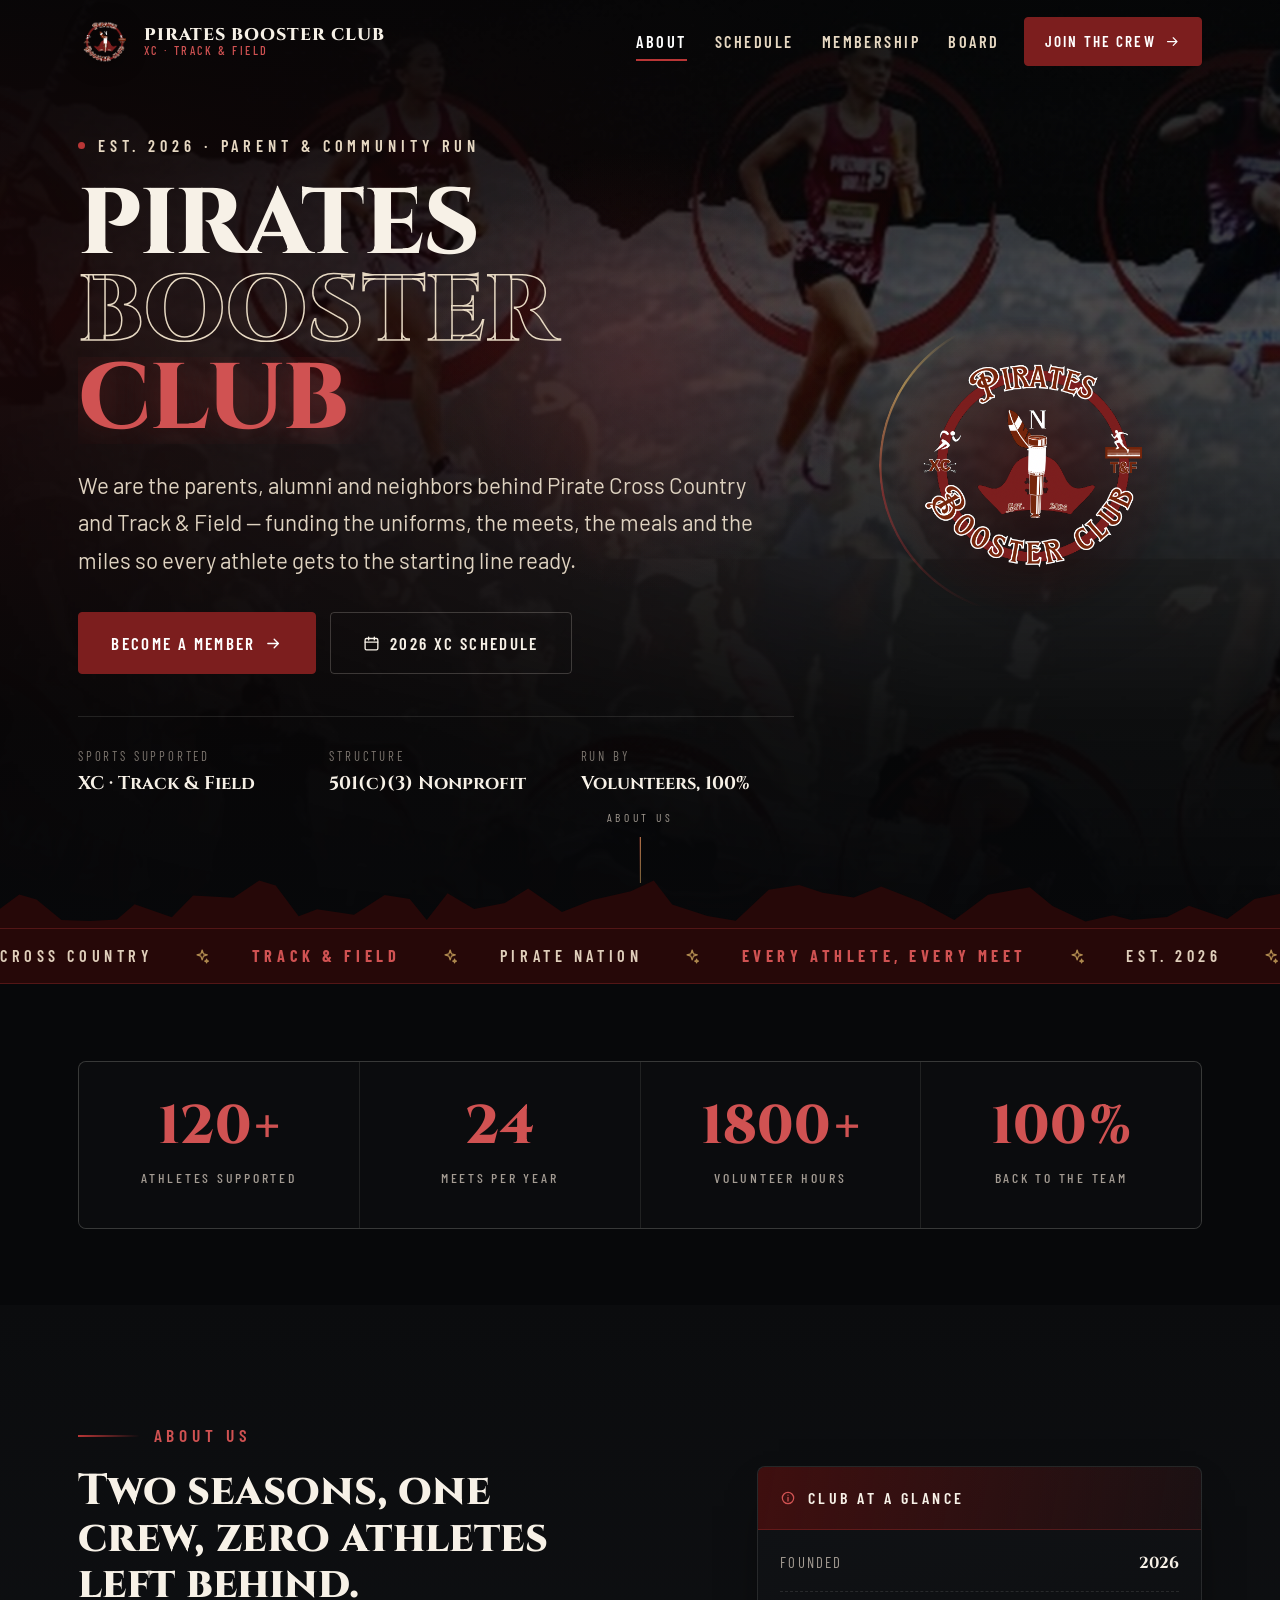
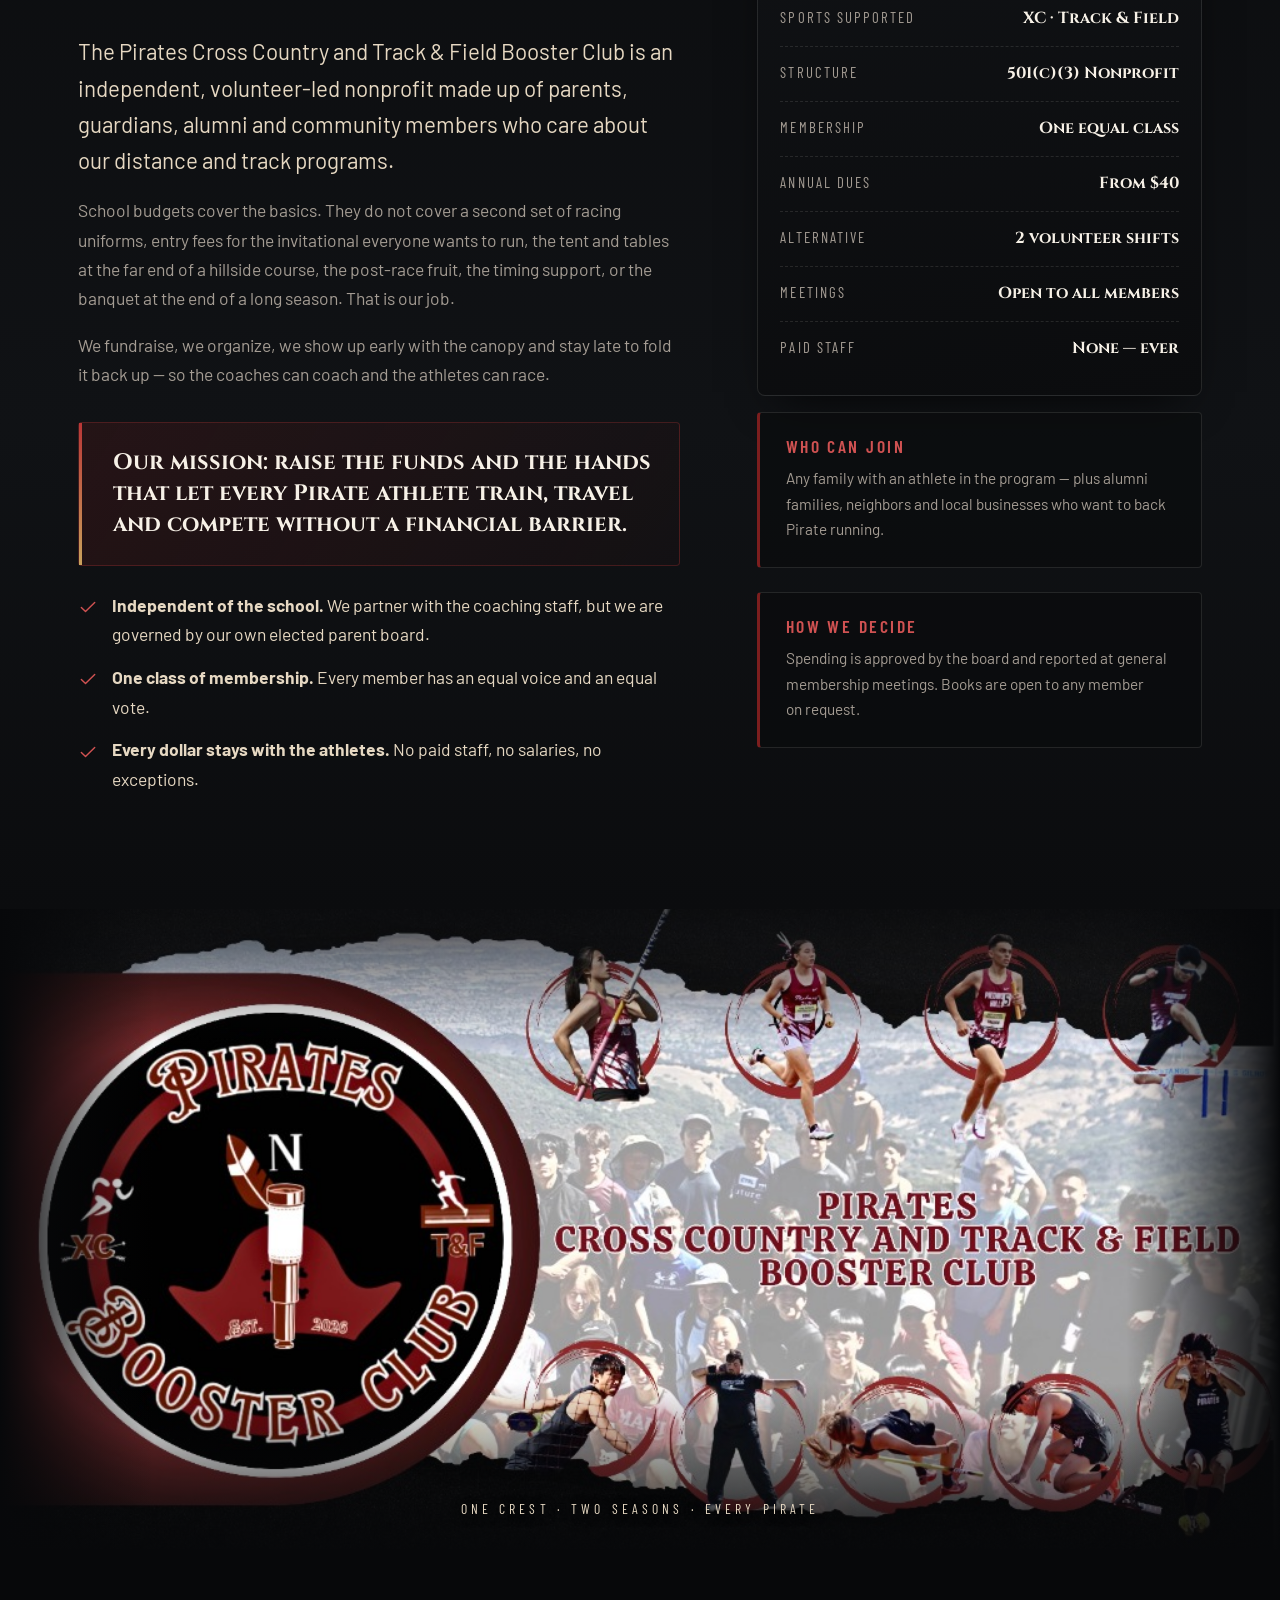
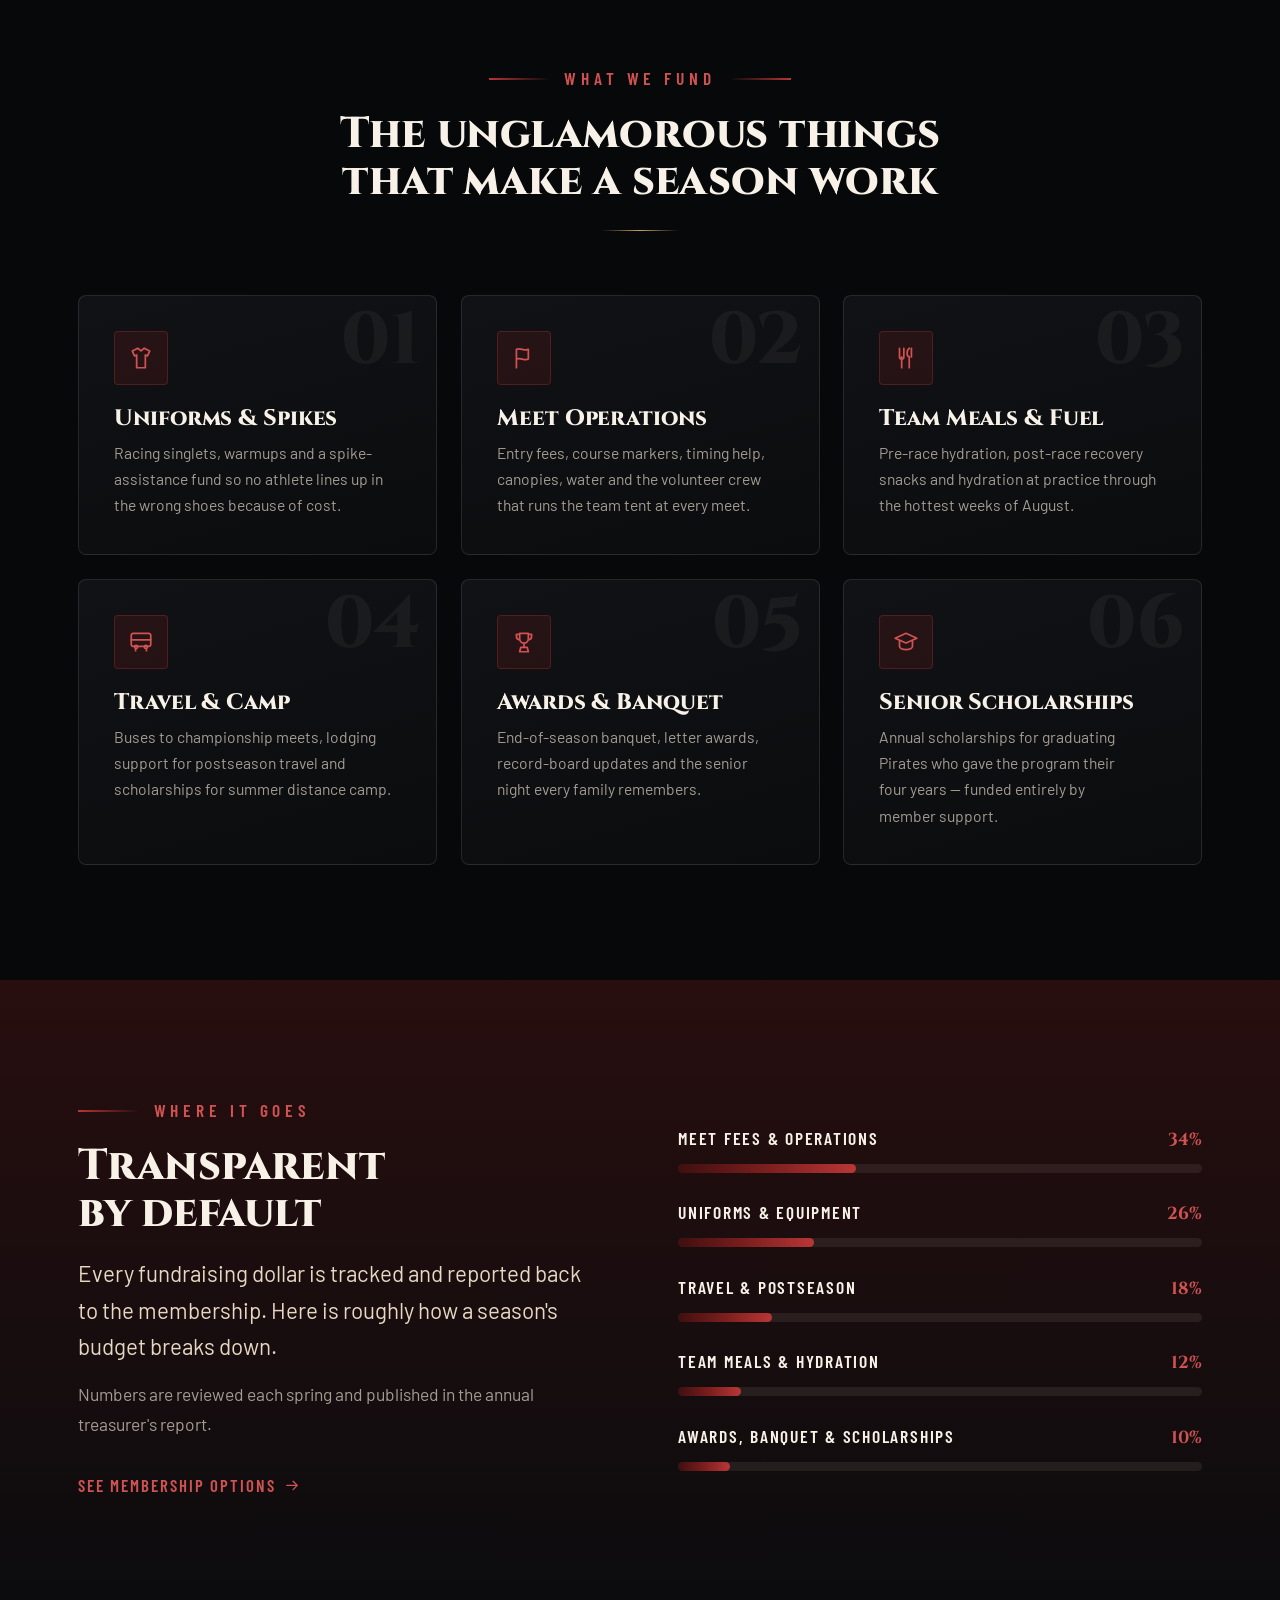
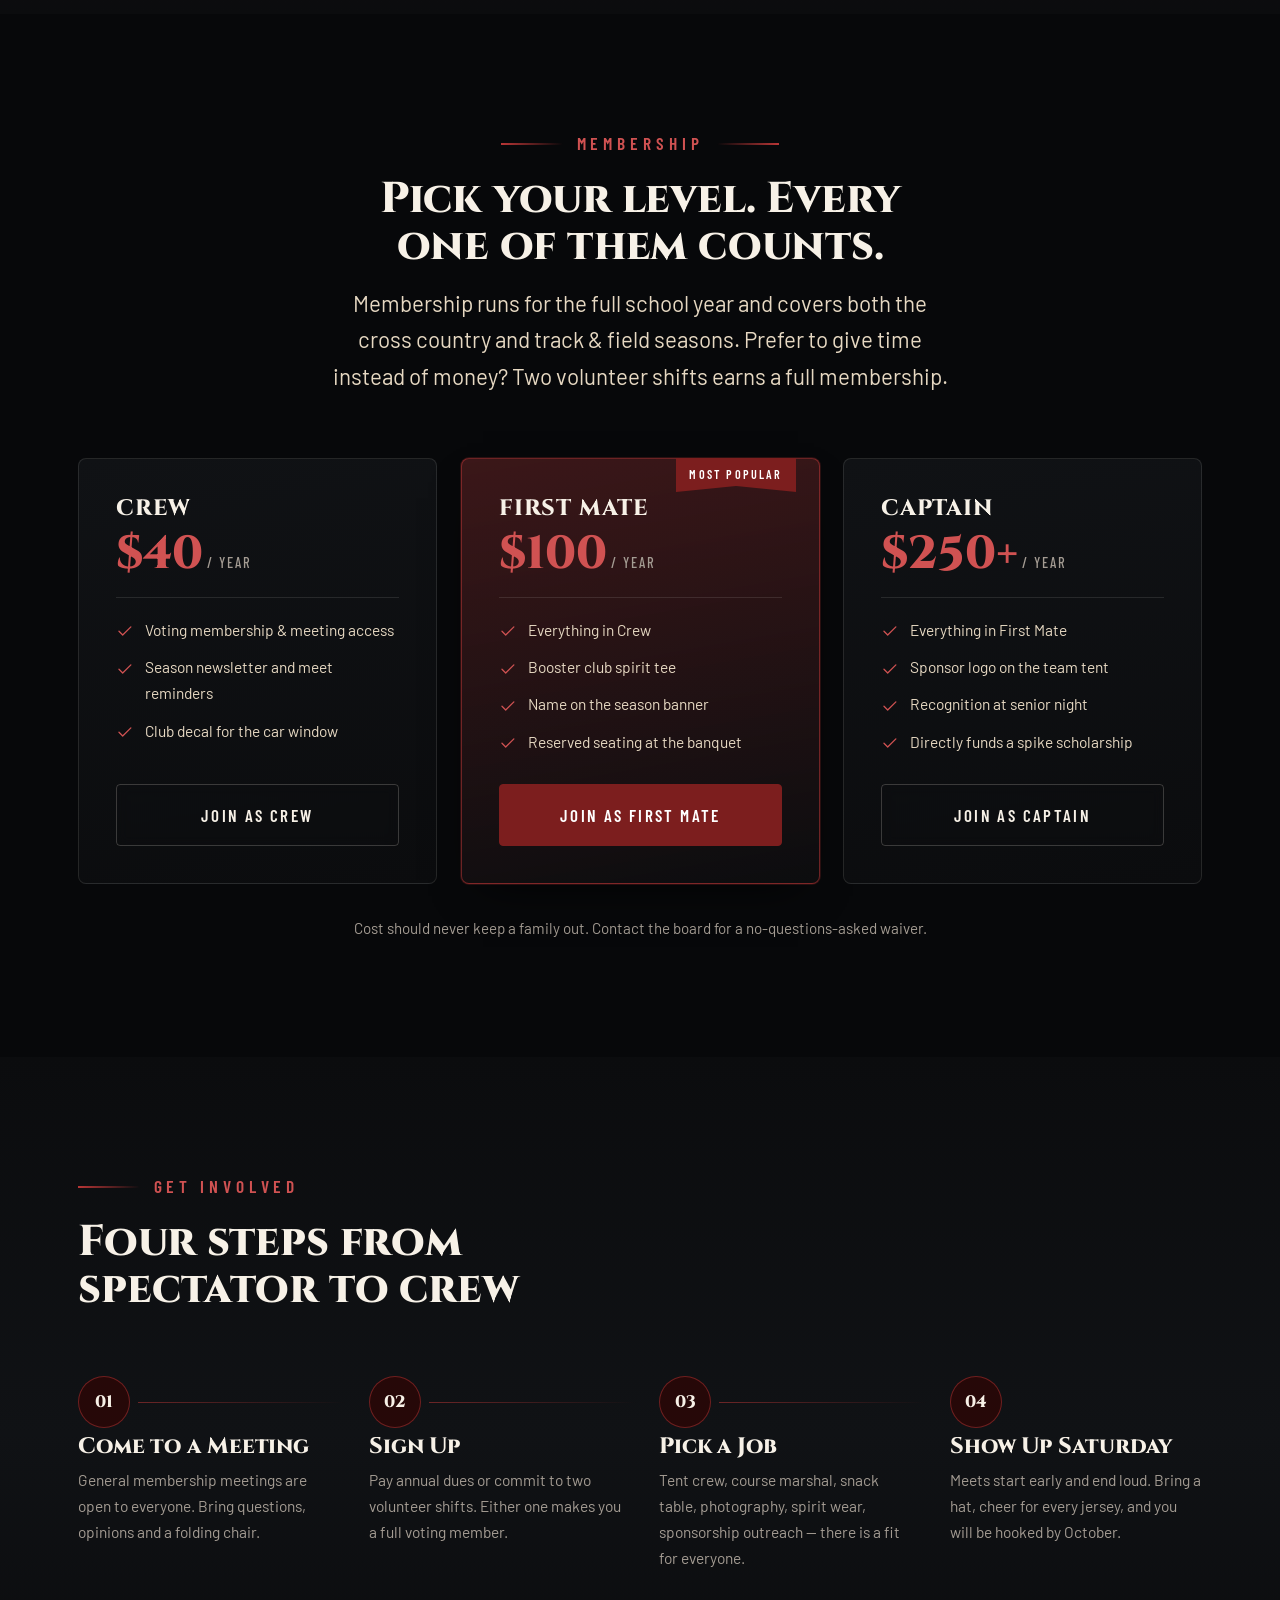
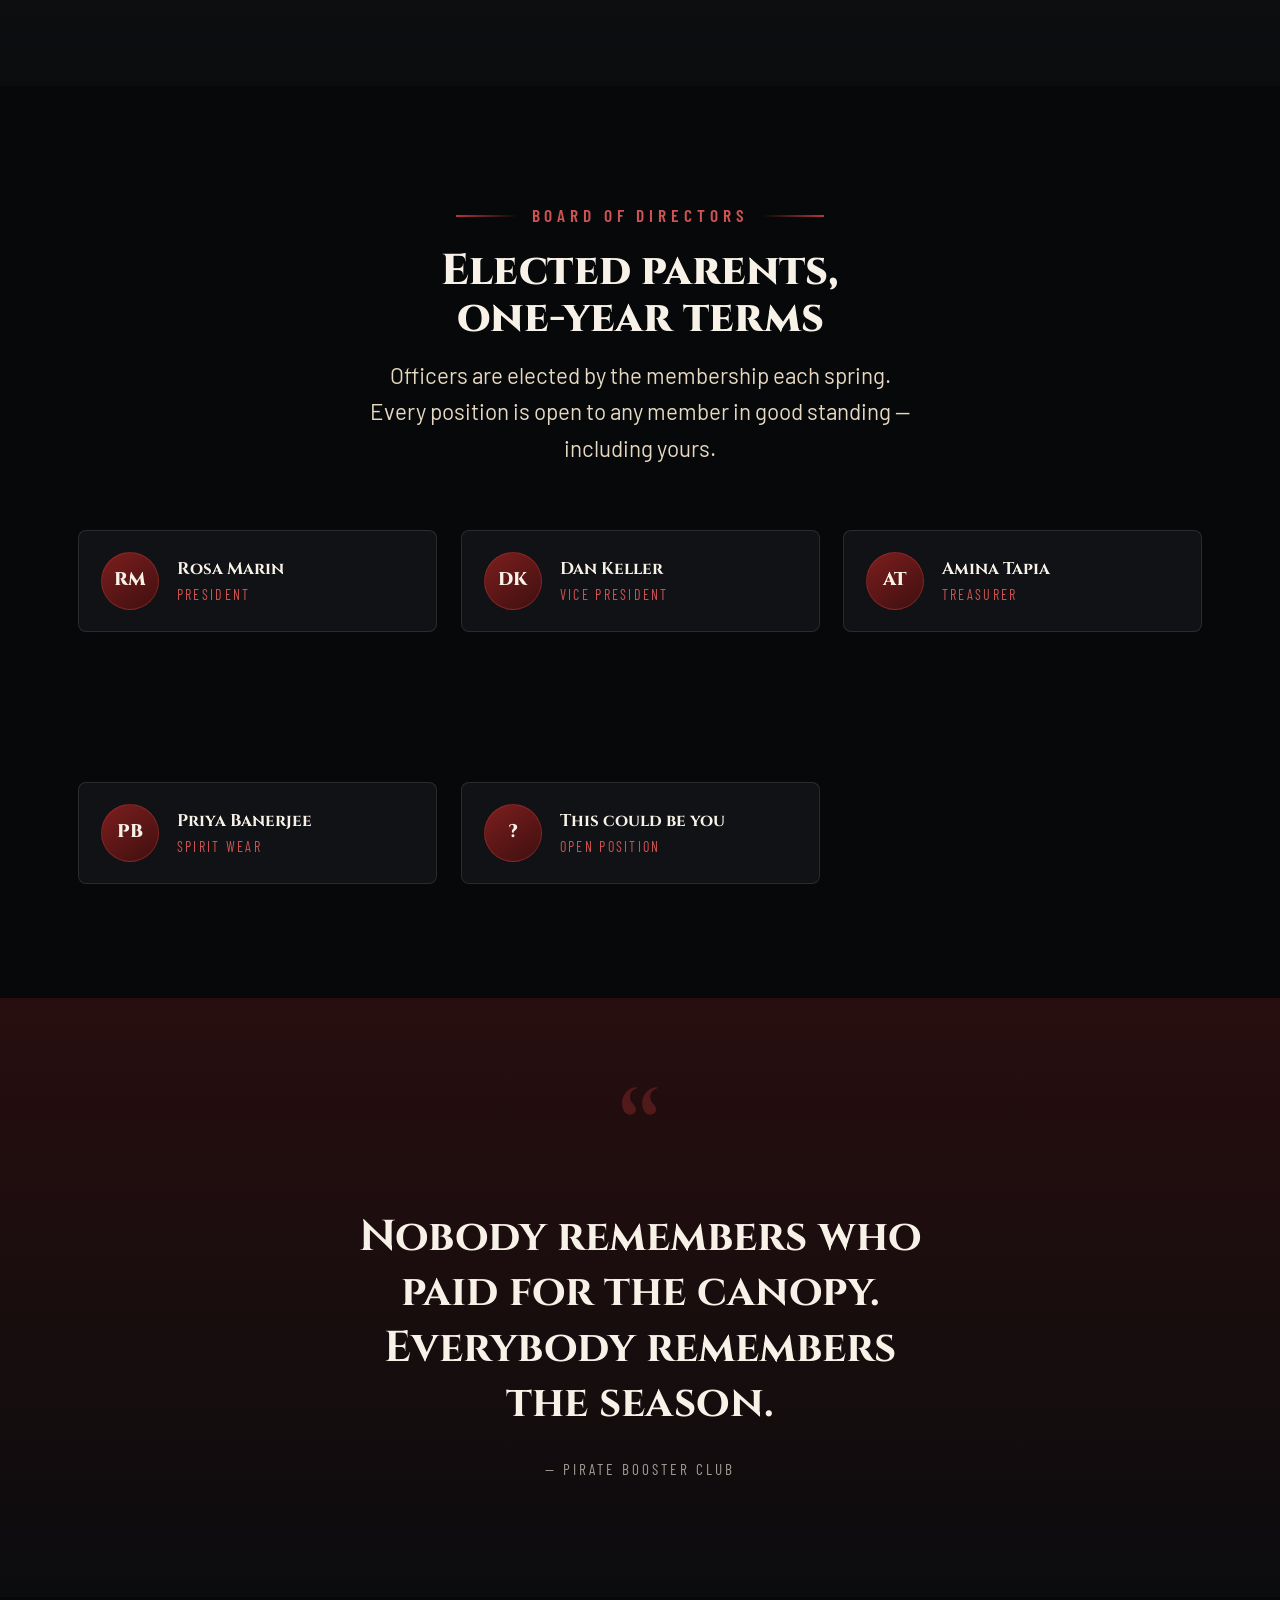
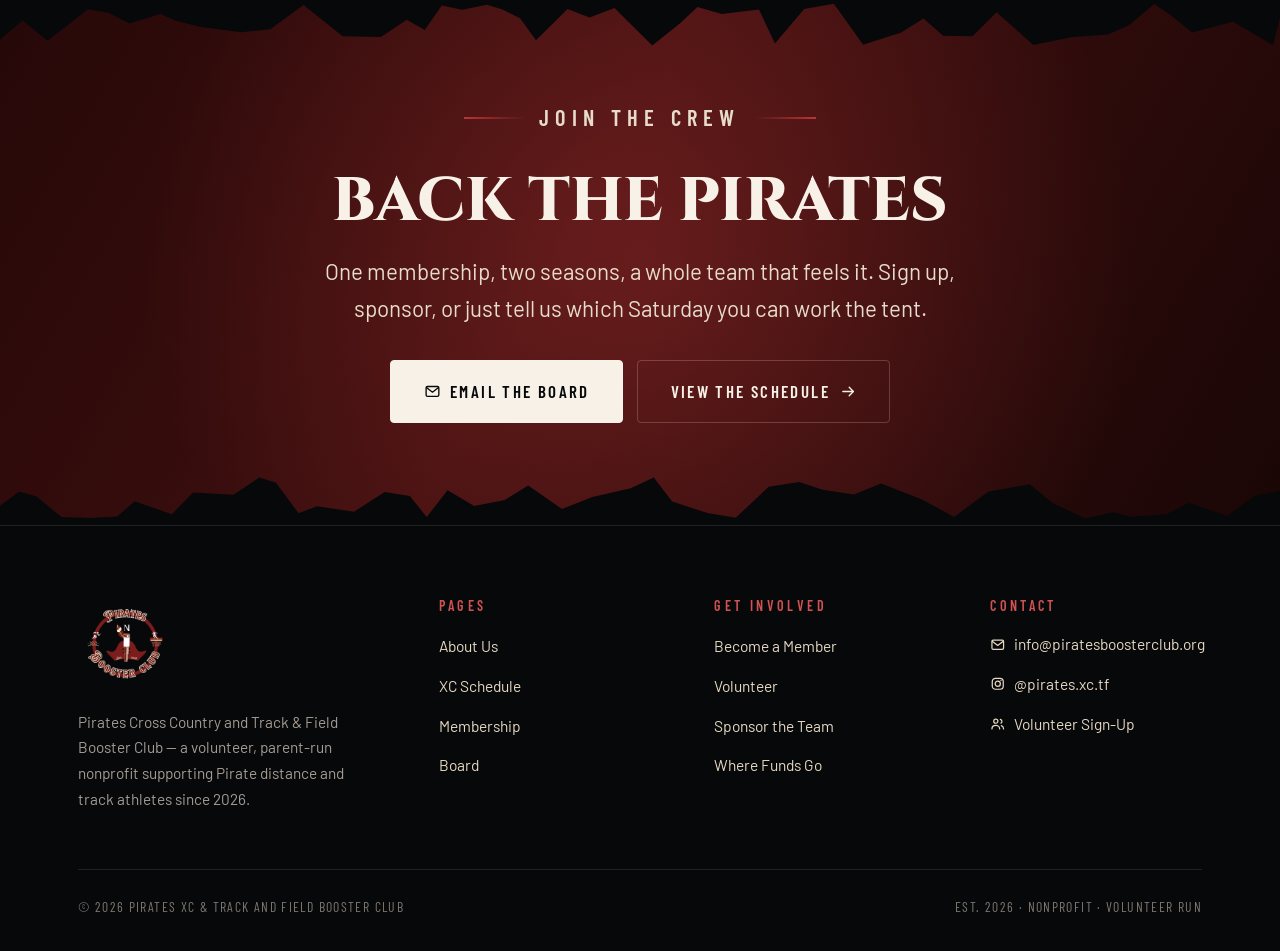
<file: index.html>
<!DOCTYPE html>
<html lang="en">
<head>
<meta charset="utf-8">
<meta name="viewport" content="width=device-width, initial-scale=1">
<title>About Us — Pirates Cross Country &amp; Track and Field Booster Club</title>
<meta name="description" content="The Pirates Cross Country and Track &amp; Field Booster Club is a parent-run, volunteer organization that funds uniforms, meet operations, team meals and travel so every Pirate athlete can compete.">
<meta name="theme-color" content="#7c1e1e">

<meta property="og:type" content="website">
<meta property="og:title" content="Pirates Cross Country &amp; Track and Field Booster Club">
<meta property="og:description" content="Parents and community members raising funds and hands for Pirate distance and track athletes. Est. 2026.">
<meta property="og:image" content="assets/img/banner.jpg">

<link rel="icon" href="assets/img/favicon.ico" sizes="any">
<link rel="icon" type="image/png" sizes="32x32" href="assets/img/favicon-32.png">
<link rel="apple-touch-icon" href="assets/img/apple-touch-icon.png">

<link rel="preconnect" href="https://fonts.googleapis.com">
<link rel="preconnect" href="https://fonts.gstatic.com" crossorigin>
<link href="https://fonts.googleapis.com/css2?family=Cinzel:wght@600;700;800;900&family=Barlow:wght@400;500;600&family=Barlow+Condensed:wght@400;500;600;700&display=swap" rel="stylesheet">
<link rel="stylesheet" href="assets/css/styles.css">
</head>

<body>
<a class="skip" href="#main">Skip to content</a>
<div class="progress" aria-hidden="true"><span></span></div>

<!-- ============================ ICON SPRITE ============================ -->
<svg class="sprite" aria-hidden="true" focusable="false" xmlns="http://www.w3.org/2000/svg">
  <symbol id="i-arrow" viewBox="0 0 24 24"><path d="M4 12h15M13 6l6 6-6 6"/></symbol>
  <symbol id="i-up" viewBox="0 0 24 24"><path d="M12 19V6M6 12l6-6 6 6"/></symbol>
  <symbol id="i-check" viewBox="0 0 24 24"><path d="M4 12.5l5 5L20 6.5"/></symbol>
  <symbol id="i-shirt" viewBox="0 0 24 24"><path d="M9 3l3 2.5L15 3l5 2.6-2 4.4-2-.8V21H8V9.2l-2 .8-2-4.4z"/></symbol>
  <symbol id="i-flag" viewBox="0 0 24 24"><path d="M5 21V4m0 0c4-2 7 2 11 0v9c-4 2-7-2-11 0"/></symbol>
  <symbol id="i-meal" viewBox="0 0 24 24"><path d="M6 3v8a2 2 0 004 0V3M8 11v10M15 3c-1.5 1-2 2.5-2 4.5 0 2 .8 3 2 3.5v10"/><path d="M17 3v8"/></symbol>
  <symbol id="i-trophy" viewBox="0 0 24 24"><path d="M8 4h8v5a4 4 0 01-8 0zM8 5H5v2a3 3 0 003 3M16 5h3v2a3 3 0 01-3 3M12 13v4M8 21h8l-1-4H9z"/></symbol>
  <symbol id="i-bus" viewBox="0 0 24 24"><rect x="3" y="4" width="18" height="12" rx="2"/><path d="M3 10h18M7 20v-1M17 20v-1"/><circle cx="7.5" cy="16.5" r="1.4"/><circle cx="16.5" cy="16.5" r="1.4"/></symbol>
  <symbol id="i-cap" viewBox="0 0 24 24"><path d="M2 8.5L12 4l10 4.5-10 4.5z"/><path d="M6 11v5c0 1.7 2.7 3 6 3s6-1.3 6-3v-5"/></symbol>
  <symbol id="i-calendar" viewBox="0 0 24 24"><rect x="3" y="5" width="18" height="16" rx="2"/><path d="M3 10h18M8 3v4M16 3v4"/></symbol>
  <symbol id="i-mail" viewBox="0 0 24 24"><rect x="3" y="5" width="18" height="14" rx="2"/><path d="M3.5 6.5L12 13l8.5-6.5"/></symbol>
  <symbol id="i-ig" viewBox="0 0 24 24"><rect x="3.5" y="3.5" width="17" height="17" rx="5"/><circle cx="12" cy="12" r="4"/><path d="M17 6.9h.01"/></symbol>
  <symbol id="i-users" viewBox="0 0 24 24"><circle cx="9" cy="8" r="3.2"/><path d="M3 20c0-3.3 2.7-5.5 6-5.5s6 2.2 6 5.5"/><path d="M16 5.2A3.2 3.2 0 0117 11M17.5 14.9c2 .8 3.5 2.6 3.5 5.1"/></symbol>
  <symbol id="i-spark" viewBox="0 0 24 24"><path d="M12 3l1.9 5.6L19.5 10l-5.6 1.9L12 17.5l-1.9-5.6L4.5 10l5.6-1.4z"/><path d="M18.5 16.5l.7 2 2 .7-2 .7-.7 2-.7-2-2-.7 2-.7z"/></symbol>
  <symbol id="i-info" viewBox="0 0 24 24"><circle cx="12" cy="12" r="8.5"/><path d="M12 11v5.5M12 7.8h.01"/></symbol>
</svg>

<!-- ============================ HEADER ============================ -->
<header class="site-header" id="header">
  <div class="shell">
    <a class="brand" href="index.html" aria-label="Pirates Booster Club — home">
      <img class="brand__mark" src="assets/img/logo-mark.png" alt="" width="52" height="52">
      <span class="brand__text">
        <span class="brand__name">Pirates Booster Club</span>
        <span class="brand__sub">XC &middot; Track &amp; Field</span>
      </span>
    </a>

    <nav class="nav" aria-label="Primary">
      <a href="index.html" aria-current="page">About</a>
      <a href="schedule.html">Schedule</a>
      <a href="#membership">Membership</a>
      <a href="#board">Board</a>
    </nav>

    <a class="btn btn--sm header__cta" href="#join">
      Join the Crew
      <svg class="i i--sm btn__arrow" aria-hidden="true"><use href="#i-arrow"/></svg>
    </a>

    <button class="burger" type="button" aria-expanded="false" aria-controls="drawer" aria-label="Menu">
      <span></span><span></span><span></span>
    </button>
  </div>
</header>

<nav class="drawer" id="drawer" aria-label="Mobile">
  <a href="index.html" aria-current="page">About</a>
  <a href="schedule.html">Schedule</a>
  <a href="#membership">Membership</a>
  <a href="#board">Board</a>
  <a href="#join">Join the Crew</a>
</nav>

<main id="main">

  <!-- ============================ HERO ============================ -->
  <section class="hero">
    <div class="hero__media">
      <img src="assets/img/hero.jpg" alt="Pirate cross country and track and field athletes competing" fetchpriority="high">
    </div>
    <div class="hero__scrim" aria-hidden="true"></div>
    <div class="hero__glow" aria-hidden="true"></div>

    <div class="shell hero__inner">
      <div>
        <p class="hero__eyebrow"><span class="dot"></span> Est. 2026 &middot; Parent &amp; Community Run</p>

        <h1>
          <span class="line"><span style="--i:0">Pirates</span></span>
          <span class="line"><span style="--i:1" class="outline">Booster</span></span>
          <span class="line"><span style="--i:2"><em>Club</em></span></span>
        </h1>

        <p class="hero__lead">
          We are the parents, alumni and neighbors behind Pirate Cross Country and
          Track &amp; Field &mdash; funding the uniforms, the meets, the meals and the
          miles so every athlete gets to the starting line ready.
        </p>

        <div class="btn-row">
          <a class="btn" href="#join">
            Become a Member
            <svg class="i i--sm btn__arrow" aria-hidden="true"><use href="#i-arrow"/></svg>
          </a>
          <a class="btn btn--ghost" href="schedule.html">
            <svg class="i i--sm" aria-hidden="true"><use href="#i-calendar"/></svg>
            2026 XC Schedule
          </a>
        </div>

        <div class="hero__meta">
          <div><span class="k">Sports Supported</span><span class="v">XC &middot; Track &amp; Field</span></div>
          <div><span class="k">Structure</span><span class="v">501(c)(3) Nonprofit</span></div>
          <div><span class="k">Run By</span><span class="v">Volunteers, 100%</span></div>
        </div>
      </div>

      <div class="emblem">
        <img src="assets/img/logo-mark.png" alt="Pirates Booster Club crest: a pirate hat, torch and running figures" width="360" height="360">
      </div>
    </div>

    <a class="scroll-cue" href="#mission" aria-label="Scroll to About Us">
      <span>About&nbsp;Us</span>
      <i aria-hidden="true"></i>
    </a>

    <div class="torn torn--bottom" aria-hidden="true">
      <svg viewBox="0 0 1440 60" preserveAspectRatio="none"><path fill="#260808" d="M0,60 L0,35.9 L21.7,19.4 L41.1,25.2 L69.2,49.3 L101.5,50.3 L131.6,48.7 L151.5,30.8 L193.3,46.0 L217.2,20.6 L262.6,23.1 L291.6,3.0 L310.2,8.9 L336.0,44.9 L356.7,36.7 L398.2,43.1 L432.7,20.0 L461.0,24.6 L480.1,49.2 L503.5,17.9 L533.4,36.4 L568.0,29.4 L594.2,12.2 L632.2,39.9 L666.5,25.7 L709.7,15.4 L735.5,2.8 L756.2,31.1 L795.9,44.5 L827.7,50.2 L864.8,13.7 L899.1,8.1 L925.6,17.2 L960.5,23.0 L991.3,9.9 L1036.6,28.3 L1073.6,49.1 L1111.6,19.6 L1158.4,10.8 L1184.1,32.8 L1221.2,51.1 L1252.1,43.7 L1272.8,49.2 L1312.9,45.7 L1337.5,32.5 L1380.6,48.1 L1411.2,24.5 L1440,18.5 L1440,60 Z"/></svg>
    </div>
  </section>

  <!-- ============================ TICKER ============================ -->
  <div class="ticker" aria-hidden="true">
    <div class="ticker__track">
      <div class="ticker__group">
        <span>Cross Country</span><svg class="i i--sm"><use href="#i-spark"/></svg>
        <span><b>Track &amp; Field</b></span><svg class="i i--sm"><use href="#i-spark"/></svg>
        <span>Pirate Nation</span><svg class="i i--sm"><use href="#i-spark"/></svg>
        <span><b>Every Athlete, Every Meet</b></span><svg class="i i--sm"><use href="#i-spark"/></svg>
        <span>Est. 2026</span><svg class="i i--sm"><use href="#i-spark"/></svg>
      </div>
      <div class="ticker__group">
        <span>Cross Country</span><svg class="i i--sm"><use href="#i-spark"/></svg>
        <span><b>Track &amp; Field</b></span><svg class="i i--sm"><use href="#i-spark"/></svg>
        <span>Pirate Nation</span><svg class="i i--sm"><use href="#i-spark"/></svg>
        <span><b>Every Athlete, Every Meet</b></span><svg class="i i--sm"><use href="#i-spark"/></svg>
        <span>Est. 2026</span><svg class="i i--sm"><use href="#i-spark"/></svg>
      </div>
    </div>
  </div>

  <!-- ============================ STATS ============================ -->
  <section class="section section--tight">
    <div class="shell">
      <!-- PLACEHOLDER: swap these four numbers for your club's real figures -->
      <div class="stats" data-reveal="zoom">
        <div class="stat">
          <p class="stat__num"><span data-count="120">0</span><span>+</span></p>
          <p class="stat__label">Athletes Supported</p>
        </div>
        <div class="stat">
          <p class="stat__num"><span data-count="24">0</span></p>
          <p class="stat__label">Meets Per Year</p>
        </div>
        <div class="stat">
          <p class="stat__num"><span data-count="1800">0</span><span>+</span></p>
          <p class="stat__label">Volunteer Hours</p>
        </div>
        <div class="stat">
          <p class="stat__num"><span data-count="100">0</span><span>%</span></p>
          <p class="stat__label">Back To The Team</p>
        </div>
      </div>
    </div>
  </section>

  <!-- ============================ ABOUT / MISSION ============================ -->
  <section class="section section--surface" id="mission">
    <div class="shell split split--wide-left">
      <div data-reveal="left">
        <p class="eyebrow">About Us</p>
        <h2 class="h-lg">Two seasons, one crew, zero athletes left behind.</h2>

        <div class="stack" style="margin-top:1.6rem">
          <p class="lead">
            The Pirates Cross Country and Track &amp; Field Booster Club is an independent,
            volunteer-led nonprofit made up of parents, guardians, alumni and community
            members who care about our distance and track programs.
          </p>
          <p class="body-dim">
            School budgets cover the basics. They do not cover a second set of racing
            uniforms, entry fees for the invitational everyone wants to run, the tent and
            tables at the far end of a hillside course, the post-race fruit, the timing
            support, or the banquet at the end of a long season. That is our job.
          </p>
          <p class="body-dim">
            We fundraise, we organize, we show up early with the canopy and stay late to
            fold it back up &mdash; so the coaches can coach and the athletes can race.
          </p>
        </div>

        <div class="callout">
          <p>Our mission: raise the funds and the hands that let every Pirate athlete train, travel and compete without a financial barrier.</p>
        </div>

        <ul class="checks">
          <li><svg class="i" aria-hidden="true"><use href="#i-check"/></svg><span><strong>Independent of the school.</strong> We partner with the coaching staff, but we are governed by our own elected parent board.</span></li>
          <li><svg class="i" aria-hidden="true"><use href="#i-check"/></svg><span><strong>One class of membership.</strong> Every member has an equal voice and an equal vote.</span></li>
          <li><svg class="i" aria-hidden="true"><use href="#i-check"/></svg><span><strong>Every dollar stays with the athletes.</strong> No paid staff, no salaries, no exceptions.</span></li>
        </ul>
      </div>

      <div data-reveal="right">
        <div class="facts">
          <p class="facts__head">
            <svg class="i i--sm" aria-hidden="true"><use href="#i-info"/></svg>
            Club At A Glance
          </p>
          <dl>
            <!-- PLACEHOLDER: confirm these details before publishing -->
            <div class="row"><dt>Founded</dt><dd>2026</dd></div>
            <div class="row"><dt>Sports Supported</dt><dd>XC &middot; Track &amp; Field</dd></div>
            <div class="row"><dt>Structure</dt><dd>501(c)(3) Nonprofit</dd></div>
            <div class="row"><dt>Membership</dt><dd>One equal class</dd></div>
            <div class="row"><dt>Annual Dues</dt><dd>From $40</dd></div>
            <div class="row"><dt>Alternative</dt><dd>2 volunteer shifts</dd></div>
            <div class="row"><dt>Meetings</dt><dd>Open to all members</dd></div>
            <div class="row"><dt>Paid Staff</dt><dd>None &mdash; ever</dd></div>
          </dl>
        </div>

        <div class="notes" style="margin-top:1rem">
          <div class="note">
            <h3>Who Can Join</h3>
            <p>Any family with an athlete in the program &mdash; plus alumni families, neighbors and local businesses who want to back Pirate running.</p>
          </div>
          <div class="note">
            <h3>How We Decide</h3>
            <p>Spending is approved by the board and reported at general membership meetings. Books are open to any member on request.</p>
          </div>
        </div>
      </div>
    </div>
  </section>

  <!-- ============================ BANNER SHOWCASE ============================ -->
  <section class="showcase" data-reveal="fade" aria-label="Club banner">
    <img src="assets/img/banner.jpg" alt="Pirates Cross Country and Track &amp; Field Booster Club banner: the club crest beside a collage of Pirate athletes racing, jumping, vaulting and throwing" width="1024" height="512" decoding="async">
    <p class="showcase__cap">One crest &middot; Two seasons &middot; Every Pirate</p>
  </section>

  <!-- ============================ WHAT WE DO ============================ -->
  <section class="section" id="what-we-do">
    <div class="shell">
      <div class="section-head center" data-reveal>
        <p class="eyebrow eyebrow--center">What We Fund</p>
        <h2 class="h-lg">The unglamorous things that make a season work</h2>
        <div class="gold-rule" aria-hidden="true"></div>
      </div>

      <div class="grid" data-stagger="90">
        <article class="card">
          <span class="card__num" aria-hidden="true">01</span>
          <div class="card__icon"><svg class="i i--lg" aria-hidden="true"><use href="#i-shirt"/></svg></div>
          <h3>Uniforms &amp; Spikes</h3>
          <p>Racing singlets, warmups and a spike-assistance fund so no athlete lines up in the wrong shoes because of cost.</p>
        </article>

        <article class="card">
          <span class="card__num" aria-hidden="true">02</span>
          <div class="card__icon"><svg class="i i--lg" aria-hidden="true"><use href="#i-flag"/></svg></div>
          <h3>Meet Operations</h3>
          <p>Entry fees, course markers, timing help, canopies, water and the volunteer crew that runs the team tent at every meet.</p>
        </article>

        <article class="card">
          <span class="card__num" aria-hidden="true">03</span>
          <div class="card__icon"><svg class="i i--lg" aria-hidden="true"><use href="#i-meal"/></svg></div>
          <h3>Team Meals &amp; Fuel</h3>
          <p>Pre-race hydration, post-race recovery snacks and hydration at practice through the hottest weeks of August.</p>
        </article>

        <article class="card">
          <span class="card__num" aria-hidden="true">04</span>
          <div class="card__icon"><svg class="i i--lg" aria-hidden="true"><use href="#i-bus"/></svg></div>
          <h3>Travel &amp; Camp</h3>
          <p>Buses to championship meets, lodging support for postseason travel and scholarships for summer distance camp.</p>
        </article>

        <article class="card">
          <span class="card__num" aria-hidden="true">05</span>
          <div class="card__icon"><svg class="i i--lg" aria-hidden="true"><use href="#i-trophy"/></svg></div>
          <h3>Awards &amp; Banquet</h3>
          <p>End-of-season banquet, letter awards, record-board updates and the senior night every family remembers.</p>
        </article>

        <article class="card">
          <span class="card__num" aria-hidden="true">06</span>
          <div class="card__icon"><svg class="i i--lg" aria-hidden="true"><use href="#i-cap"/></svg></div>
          <h3>Senior Scholarships</h3>
          <p>Annual scholarships for graduating Pirates who gave the program their four years &mdash; funded entirely by member support.</p>
        </article>
      </div>
    </div>
  </section>

  <!-- ============================ IMPACT ============================ -->
  <section class="section section--band" id="impact">
    <div class="shell split">
      <div data-reveal="left">
        <p class="eyebrow">Where It Goes</p>
        <h2 class="h-lg">Transparent by default</h2>
        <p class="lead" style="margin-top:1.2rem">
          Every fundraising dollar is tracked and reported back to the membership.
          Here is roughly how a season's budget breaks down.
        </p>
        <p class="body-dim" style="margin-top:1rem">
          Numbers are reviewed each spring and published in the annual treasurer's report.
        </p>
        <div class="btn-row" style="margin-top:2rem">
          <a class="tlink" href="#join">
            See membership options
            <svg class="i i--sm" aria-hidden="true"><use href="#i-arrow"/></svg>
          </a>
        </div>
      </div>

      <!-- PLACEHOLDER: update the --val percentages to match your budget -->
      <div class="bars" data-reveal="right">
        <div class="bar">
          <div class="bar__top"><span class="bar__name">Meet fees &amp; operations</span><span class="bar__val">34%</span></div>
          <div class="bar__track"><div class="bar__fill" style="--val:34"></div></div>
        </div>
        <div class="bar">
          <div class="bar__top"><span class="bar__name">Uniforms &amp; equipment</span><span class="bar__val">26%</span></div>
          <div class="bar__track"><div class="bar__fill" style="--val:26"></div></div>
        </div>
        <div class="bar">
          <div class="bar__top"><span class="bar__name">Travel &amp; postseason</span><span class="bar__val">18%</span></div>
          <div class="bar__track"><div class="bar__fill" style="--val:18"></div></div>
        </div>
        <div class="bar">
          <div class="bar__top"><span class="bar__name">Team meals &amp; hydration</span><span class="bar__val">12%</span></div>
          <div class="bar__track"><div class="bar__fill" style="--val:12"></div></div>
        </div>
        <div class="bar">
          <div class="bar__top"><span class="bar__name">Awards, banquet &amp; scholarships</span><span class="bar__val">10%</span></div>
          <div class="bar__track"><div class="bar__fill" style="--val:10"></div></div>
        </div>
      </div>
    </div>
  </section>

  <!-- ============================ MEMBERSHIP ============================ -->
  <section class="section" id="membership">
    <div class="shell">
      <div class="section-head center" data-reveal>
        <p class="eyebrow eyebrow--center">Membership</p>
        <h2 class="h-lg">Pick your level. Every one of them counts.</h2>
        <p class="lead" style="margin-top:1rem">
          Membership runs for the full school year and covers both the cross country and
          track &amp; field seasons. Prefer to give time instead of money? Two volunteer
          shifts earns a full membership.
        </p>
      </div>

      <!-- PLACEHOLDER: confirm tier names, prices and perks with your board -->
      <div class="grid grid--3" data-stagger="110">
        <article class="tier">
          <h3 class="tier__name">Crew</h3>
          <p class="tier__price">$40 <small>/ year</small></p>
          <ul>
            <li><svg class="i" aria-hidden="true"><use href="#i-check"/></svg><span>Voting membership &amp; meeting access</span></li>
            <li><svg class="i" aria-hidden="true"><use href="#i-check"/></svg><span>Season newsletter and meet reminders</span></li>
            <li><svg class="i" aria-hidden="true"><use href="#i-check"/></svg><span>Club decal for the car window</span></li>
          </ul>
          <a class="btn btn--ghost" href="#join">Join as Crew</a>
        </article>

        <article class="tier tier--featured">
          <span class="tier__flag">Most Popular</span>
          <h3 class="tier__name">First Mate</h3>
          <p class="tier__price">$100 <small>/ year</small></p>
          <ul>
            <li><svg class="i" aria-hidden="true"><use href="#i-check"/></svg><span>Everything in Crew</span></li>
            <li><svg class="i" aria-hidden="true"><use href="#i-check"/></svg><span>Booster club spirit tee</span></li>
            <li><svg class="i" aria-hidden="true"><use href="#i-check"/></svg><span>Name on the season banner</span></li>
            <li><svg class="i" aria-hidden="true"><use href="#i-check"/></svg><span>Reserved seating at the banquet</span></li>
          </ul>
          <a class="btn" href="#join">Join as First Mate</a>
        </article>

        <article class="tier">
          <h3 class="tier__name">Captain</h3>
          <p class="tier__price">$250+ <small>/ year</small></p>
          <ul>
            <li><svg class="i" aria-hidden="true"><use href="#i-check"/></svg><span>Everything in First Mate</span></li>
            <li><svg class="i" aria-hidden="true"><use href="#i-check"/></svg><span>Sponsor logo on the team tent</span></li>
            <li><svg class="i" aria-hidden="true"><use href="#i-check"/></svg><span>Recognition at senior night</span></li>
            <li><svg class="i" aria-hidden="true"><use href="#i-check"/></svg><span>Directly funds a spike scholarship</span></li>
          </ul>
          <a class="btn btn--ghost" href="#join">Join as Captain</a>
        </article>
      </div>

      <p class="center body-dim" style="margin-top:2rem;font-size:0.95rem">
        Cost should never keep a family out. Contact the board for a no-questions-asked waiver.
      </p>
    </div>
  </section>

  <!-- ============================ GET INVOLVED ============================ -->
  <section class="section section--surface" id="volunteer">
    <div class="shell">
      <div class="section-head" data-reveal>
        <p class="eyebrow">Get Involved</p>
        <h2 class="h-lg">Four steps from spectator to crew</h2>
      </div>

      <div class="steps" data-stagger="120">
        <article class="step">
          <h3>Come to a Meeting</h3>
          <p>General membership meetings are open to everyone. Bring questions, opinions and a folding chair.</p>
        </article>
        <article class="step">
          <h3>Sign Up</h3>
          <p>Pay annual dues or commit to two volunteer shifts. Either one makes you a full voting member.</p>
        </article>
        <article class="step">
          <h3>Pick a Job</h3>
          <p>Tent crew, course marshal, snack table, photography, spirit wear, sponsorship outreach &mdash; there is a fit for everyone.</p>
        </article>
        <article class="step">
          <h3>Show Up Saturday</h3>
          <p>Meets start early and end loud. Bring a hat, cheer for every jersey, and you will be hooked by October.</p>
        </article>
      </div>
    </div>
  </section>

  <!-- ============================ BOARD ============================ -->
  <section class="section" id="board">
    <div class="shell">
      <div class="section-head center" data-reveal>
        <p class="eyebrow eyebrow--center">Board of Directors</p>
        <h2 class="h-lg">Elected parents, one-year terms</h2>
        <p class="lead" style="margin-top:1rem">
          Officers are elected by the membership each spring. Every position is open to any
          member in good standing &mdash; including yours.
        </p>
      </div>

      <!--
        PLACEHOLDER BOARD ROSTER
        Replace the initials in .person__mono and the names in .person__name
        with your actual officers before publishing.
      -->
      <div class="grid" data-stagger="70">
        <div class="person"><span class="person__mono" aria-hidden="true">RM</span><div><p class="person__name">Rosa Marin</p><p class="person__role">President</p></div></div>
        <div class="person"><span class="person__mono" aria-hidden="true">DK</span><div><p class="person__name">Dan Keller</p><p class="person__role">Vice President</p></div></div>
        <div class="person"><span class="person__mono" aria-hidden="true">AT</span><div><p class="person__name">Amina Tapia</p><p class="person__role">Treasurer</p></div></div>
        <div class="person"><span class="person__mono" aria-hidden="true">JO</span><div><p class="person__name">Jordan Okafor</p><p class="person__role">Secretary</p></div></div>
        <div class="person"><span class="person__mono" aria-hidden="true">LN</span><div><p class="person__name">Lucy Nakamura</p><p class="person__role">Volunteer Coordinator</p></div></div>
        <div class="person"><span class="person__mono" aria-hidden="true">MS</span><div><p class="person__name">Marcus Silva</p><p class="person__role">Fundraising Chair</p></div></div>
        <div class="person"><span class="person__mono" aria-hidden="true">PB</span><div><p class="person__name">Priya Banerjee</p><p class="person__role">Spirit Wear</p></div></div>
        <div class="person"><span class="person__mono" aria-hidden="true">?</span><div><p class="person__name">This could be you</p><p class="person__role">Open Position</p></div></div>
      </div>
    </div>
  </section>

  <!-- ============================ QUOTE ============================ -->
  <section class="section section--band">
    <div class="shell shell--narrow">
      <figure class="quote" data-reveal="zoom">
        <blockquote>Nobody remembers who paid for the canopy. Everybody remembers the season.</blockquote>
        <figcaption>&mdash; Pirate Booster Club</figcaption>
      </figure>
    </div>
  </section>

  <!-- ============================ JOIN / CTA ============================ -->
  <section class="cta" id="join">
    <div class="torn torn--top" aria-hidden="true">
      <svg viewBox="0 0 1440 60" preserveAspectRatio="none"><path fill="#07080a" d="M0,0 L0,51.3 L25.5,28.7 L53.4,52.4 L99.1,15.4 L121.5,19.5 L145.7,32.2 L180.4,21.0 L197.8,28.9 L226.0,36.3 L271.5,42.6 L304.1,38.9 L341.4,10.5 L385.4,47.1 L428.6,48.0 L457.5,27.9 L477.8,39.8 L496.9,11.2 L520.3,16.0 L547.6,10.4 L564.8,15.4 L585.1,26.1 L603.0,51.9 L638.5,15.3 L663.2,25.3 L691.3,14.0 L733.8,57.9 L764.8,32.2 L784.6,13.0 L812.0,21.1 L853.9,15.9 L871.8,55.7 L904.7,15.2 L938.1,9.2 L971.0,57.1 L1013.9,42.9 L1038.9,26.3 L1061.1,46.7 L1094.1,47.1 L1121.1,19.0 L1162.5,57.4 L1205.1,48.4 L1246.6,45.1 L1270.6,33.9 L1298.4,9.3 L1316.4,21.9 L1341.3,42.7 L1387.0,30.3 L1432.1,57.6 L1440,25.1 L1440,0 Z"/></svg>
    </div>

    <div class="shell shell--narrow" data-reveal>
      <p class="eyebrow eyebrow--center">Join the Crew</p>
      <h2>Back the Pirates</h2>
      <p>
        One membership, two seasons, a whole team that feels it. Sign up, sponsor, or
        just tell us which Saturday you can work the tent.
      </p>
      <div class="btn-row">
        <!-- PLACEHOLDER: point these at your real signup form and inbox -->
        <a class="btn btn--light" href="mailto:info@piratesboosterclub.org?subject=Booster%20Club%20Membership">
          <svg class="i i--sm" aria-hidden="true"><use href="#i-mail"/></svg>
          Email the Board
        </a>
        <a class="btn btn--ghost" href="schedule.html">
          View the Schedule
          <svg class="i i--sm btn__arrow" aria-hidden="true"><use href="#i-arrow"/></svg>
        </a>
      </div>
    </div>

    <div class="torn torn--bottom" aria-hidden="true">
      <svg viewBox="0 0 1440 60" preserveAspectRatio="none"><path fill="#07080a" d="M0,60 L0,35.9 L21.7,19.4 L41.1,25.2 L69.2,49.3 L101.5,50.3 L131.6,48.7 L151.5,30.8 L193.3,46.0 L217.2,20.6 L262.6,23.1 L291.6,3.0 L310.2,8.9 L336.0,44.9 L356.7,36.7 L398.2,43.1 L432.7,20.0 L461.0,24.6 L480.1,49.2 L503.5,17.9 L533.4,36.4 L568.0,29.4 L594.2,12.2 L632.2,39.9 L666.5,25.7 L709.7,15.4 L735.5,2.8 L756.2,31.1 L795.9,44.5 L827.7,50.2 L864.8,13.7 L899.1,8.1 L925.6,17.2 L960.5,23.0 L991.3,9.9 L1036.6,28.3 L1073.6,49.1 L1111.6,19.6 L1158.4,10.8 L1184.1,32.8 L1221.2,51.1 L1252.1,43.7 L1272.8,49.2 L1312.9,45.7 L1337.5,32.5 L1380.6,48.1 L1411.2,24.5 L1440,18.5 L1440,60 Z"/></svg>
    </div>
  </section>
</main>

<!-- ============================ FOOTER ============================ -->
<footer class="site-footer footer">
  <div class="shell">
    <div class="footer__grid">
      <div class="footer__brand">
        <img src="assets/img/logo-mark.png" alt="Pirates Booster Club crest" width="92" height="92" loading="lazy">
        <p>
          Pirates Cross Country and Track &amp; Field Booster Club &mdash; a volunteer,
          parent-run nonprofit supporting Pirate distance and track athletes since 2026.
        </p>
      </div>

      <div class="footer__col">
        <h4>Pages</h4>
        <ul>
          <li><a href="index.html">About Us</a></li>
          <li><a href="schedule.html">XC Schedule</a></li>
          <li><a href="#membership">Membership</a></li>
          <li><a href="#board">Board</a></li>
        </ul>
      </div>

      <div class="footer__col">
        <h4>Get Involved</h4>
        <ul>
          <li><a href="#join">Become a Member</a></li>
          <li><a href="#volunteer">Volunteer</a></li>
          <li><a href="#membership">Sponsor the Team</a></li>
          <li><a href="#impact">Where Funds Go</a></li>
        </ul>
      </div>

      <div class="footer__col">
        <h4>Contact</h4>
        <ul>
          <!-- PLACEHOLDER: real email + social handles -->
          <li><a href="mailto:info@piratesboosterclub.org"><svg class="i i--sm" aria-hidden="true"><use href="#i-mail"/></svg>info@piratesboosterclub.org</a></li>
          <li><a href="#"><svg class="i i--sm" aria-hidden="true"><use href="#i-ig"/></svg>@pirates.xc.tf</a></li>
          <li><a href="#volunteer"><svg class="i i--sm" aria-hidden="true"><use href="#i-users"/></svg>Volunteer Sign-Up</a></li>
        </ul>
      </div>
    </div>

    <div class="footer__bottom">
      <span>&copy; <span data-year>2026</span> Pirates XC &amp; Track and Field Booster Club</span>
      <span>Est. 2026 &middot; Nonprofit &middot; Volunteer Run</span>
    </div>
  </div>
</footer>

<button class="to-top" type="button" aria-label="Back to top">
  <svg class="i" aria-hidden="true"><use href="#i-up"/></svg>
</button>

<script src="assets/js/main.js" defer></script>
</body>
</html>
</file>
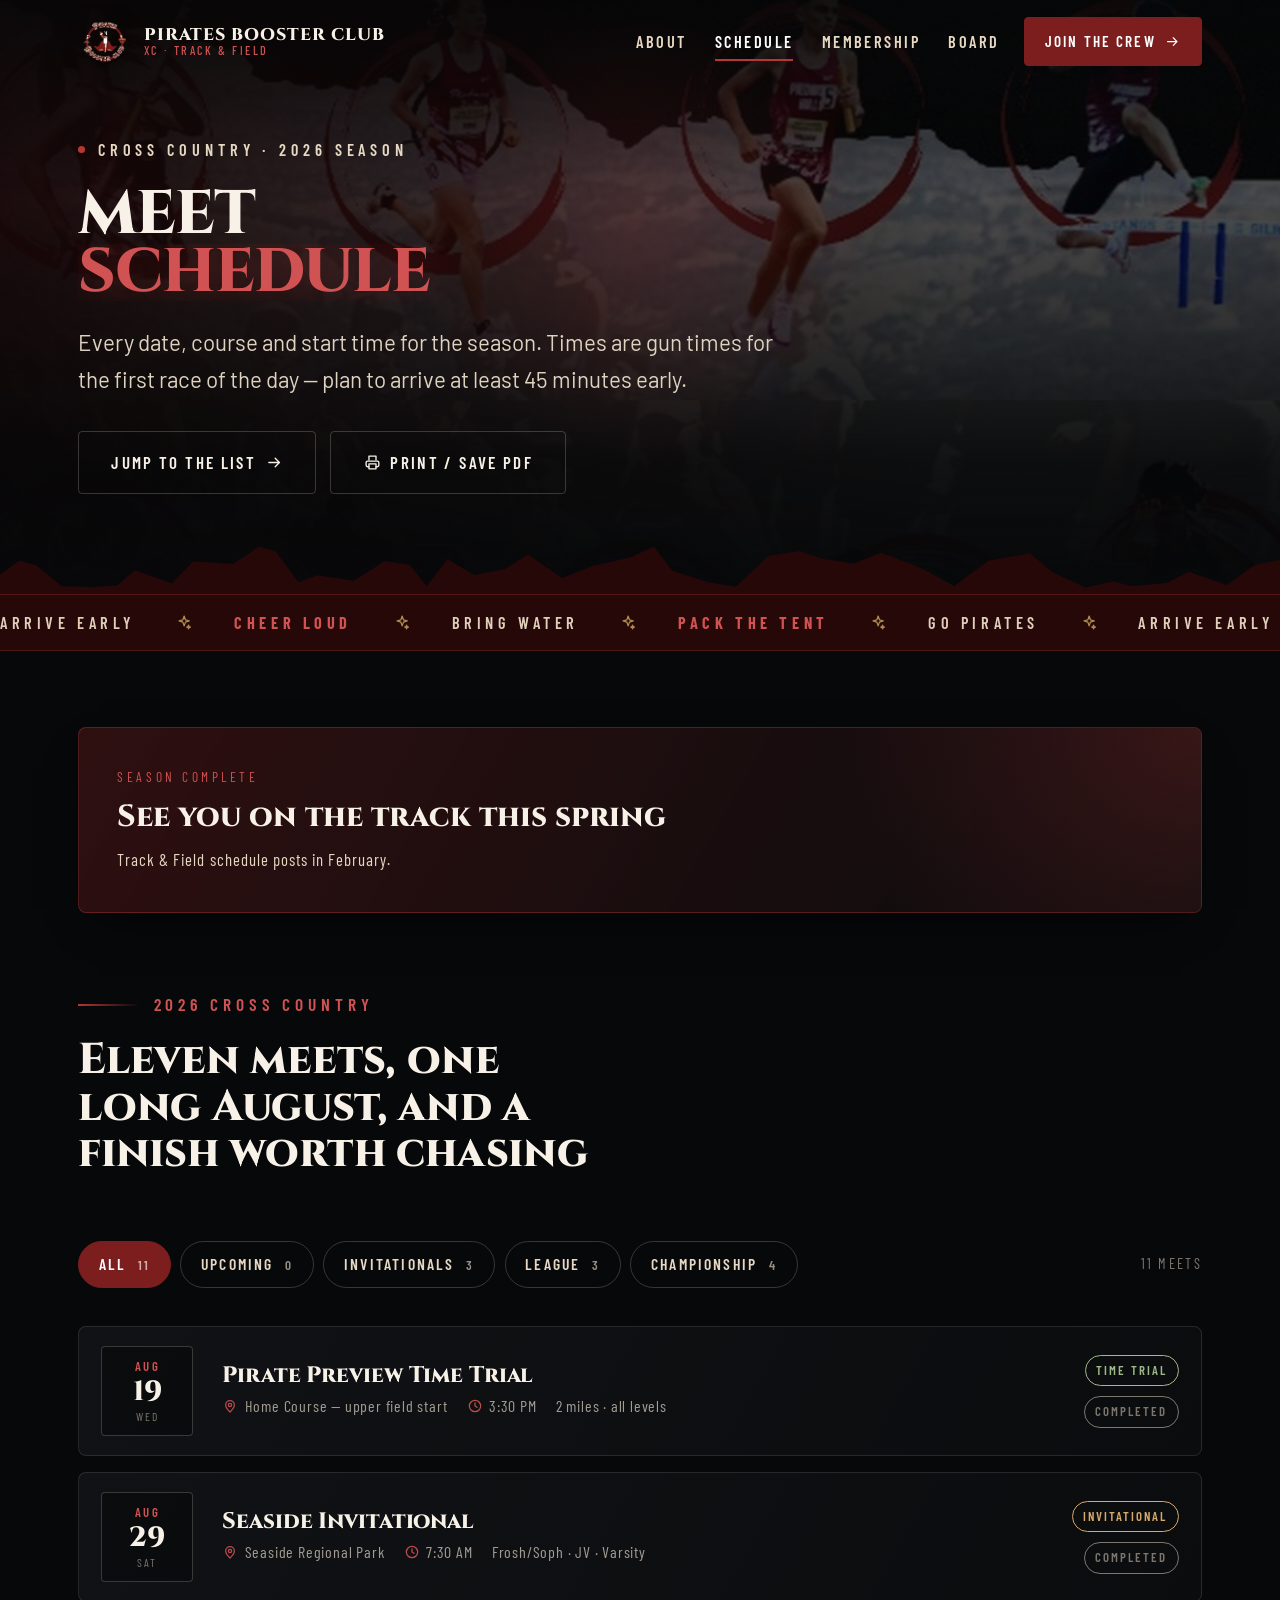
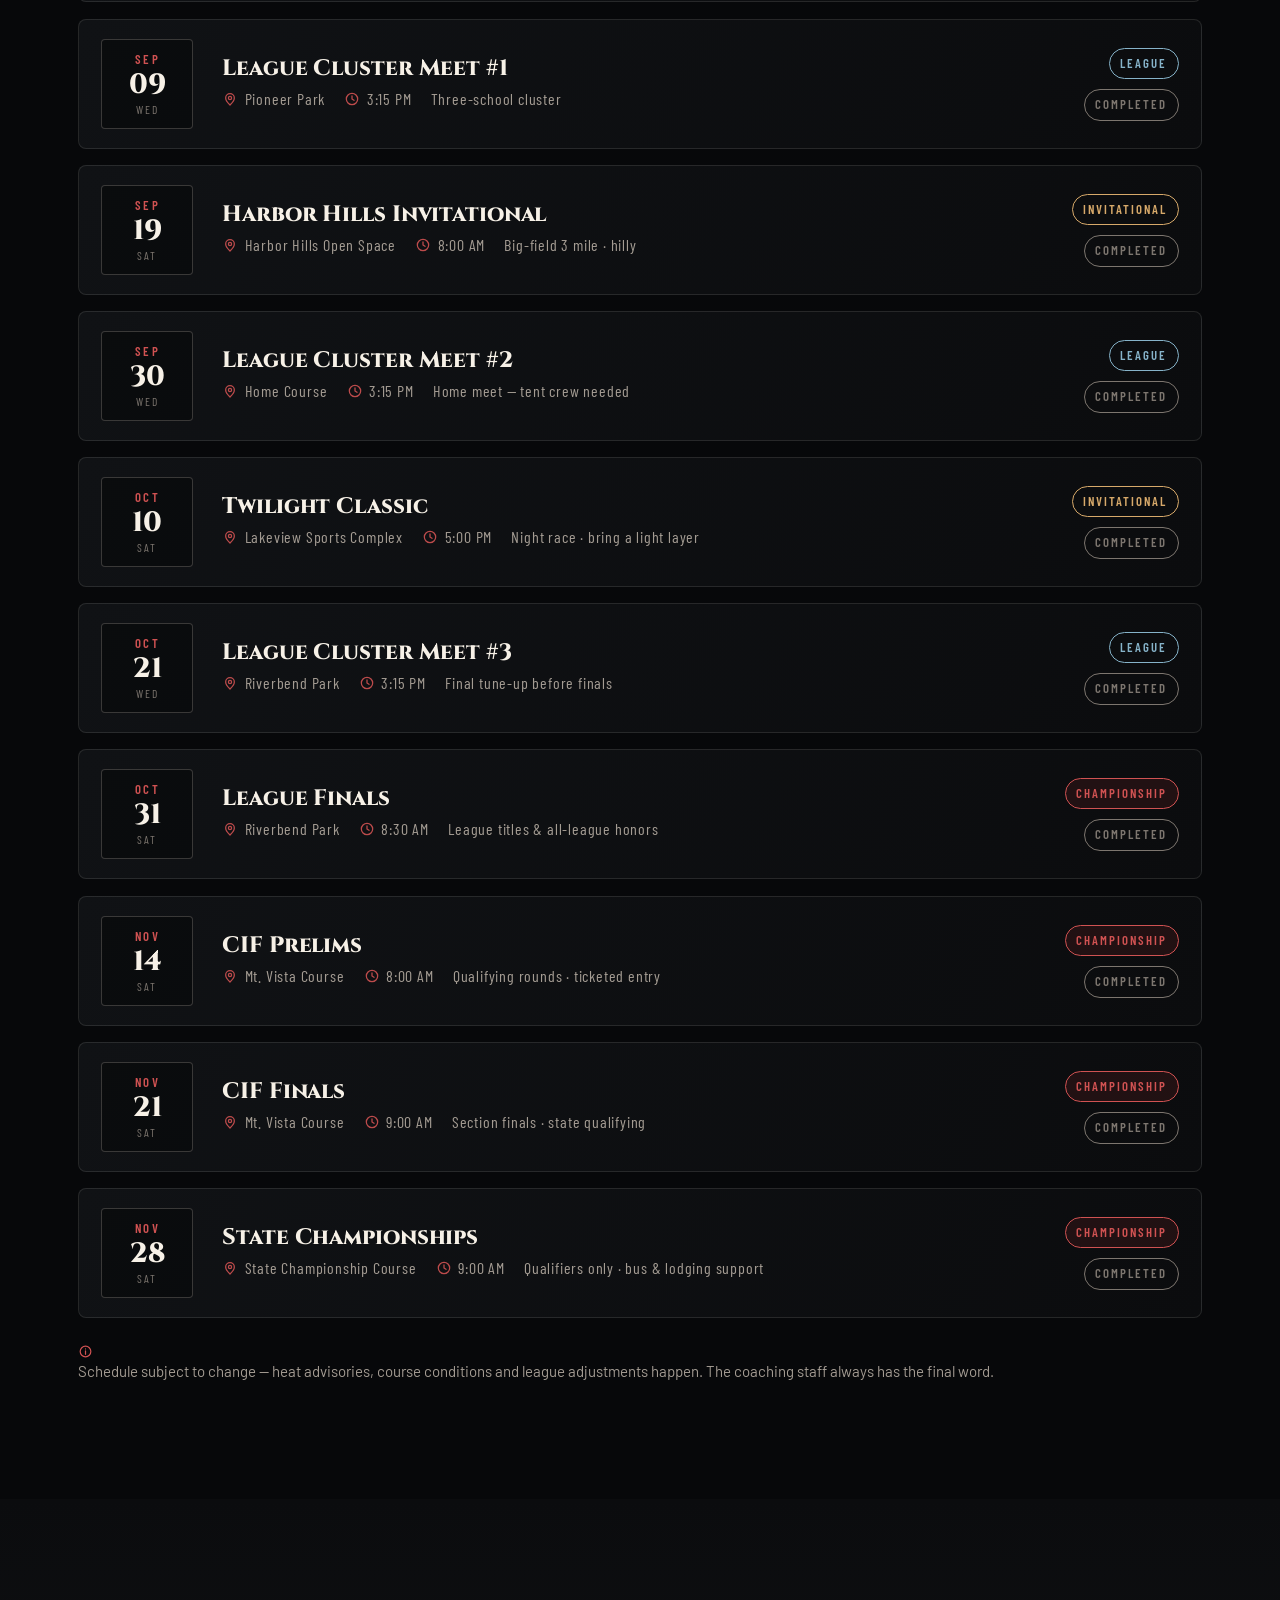
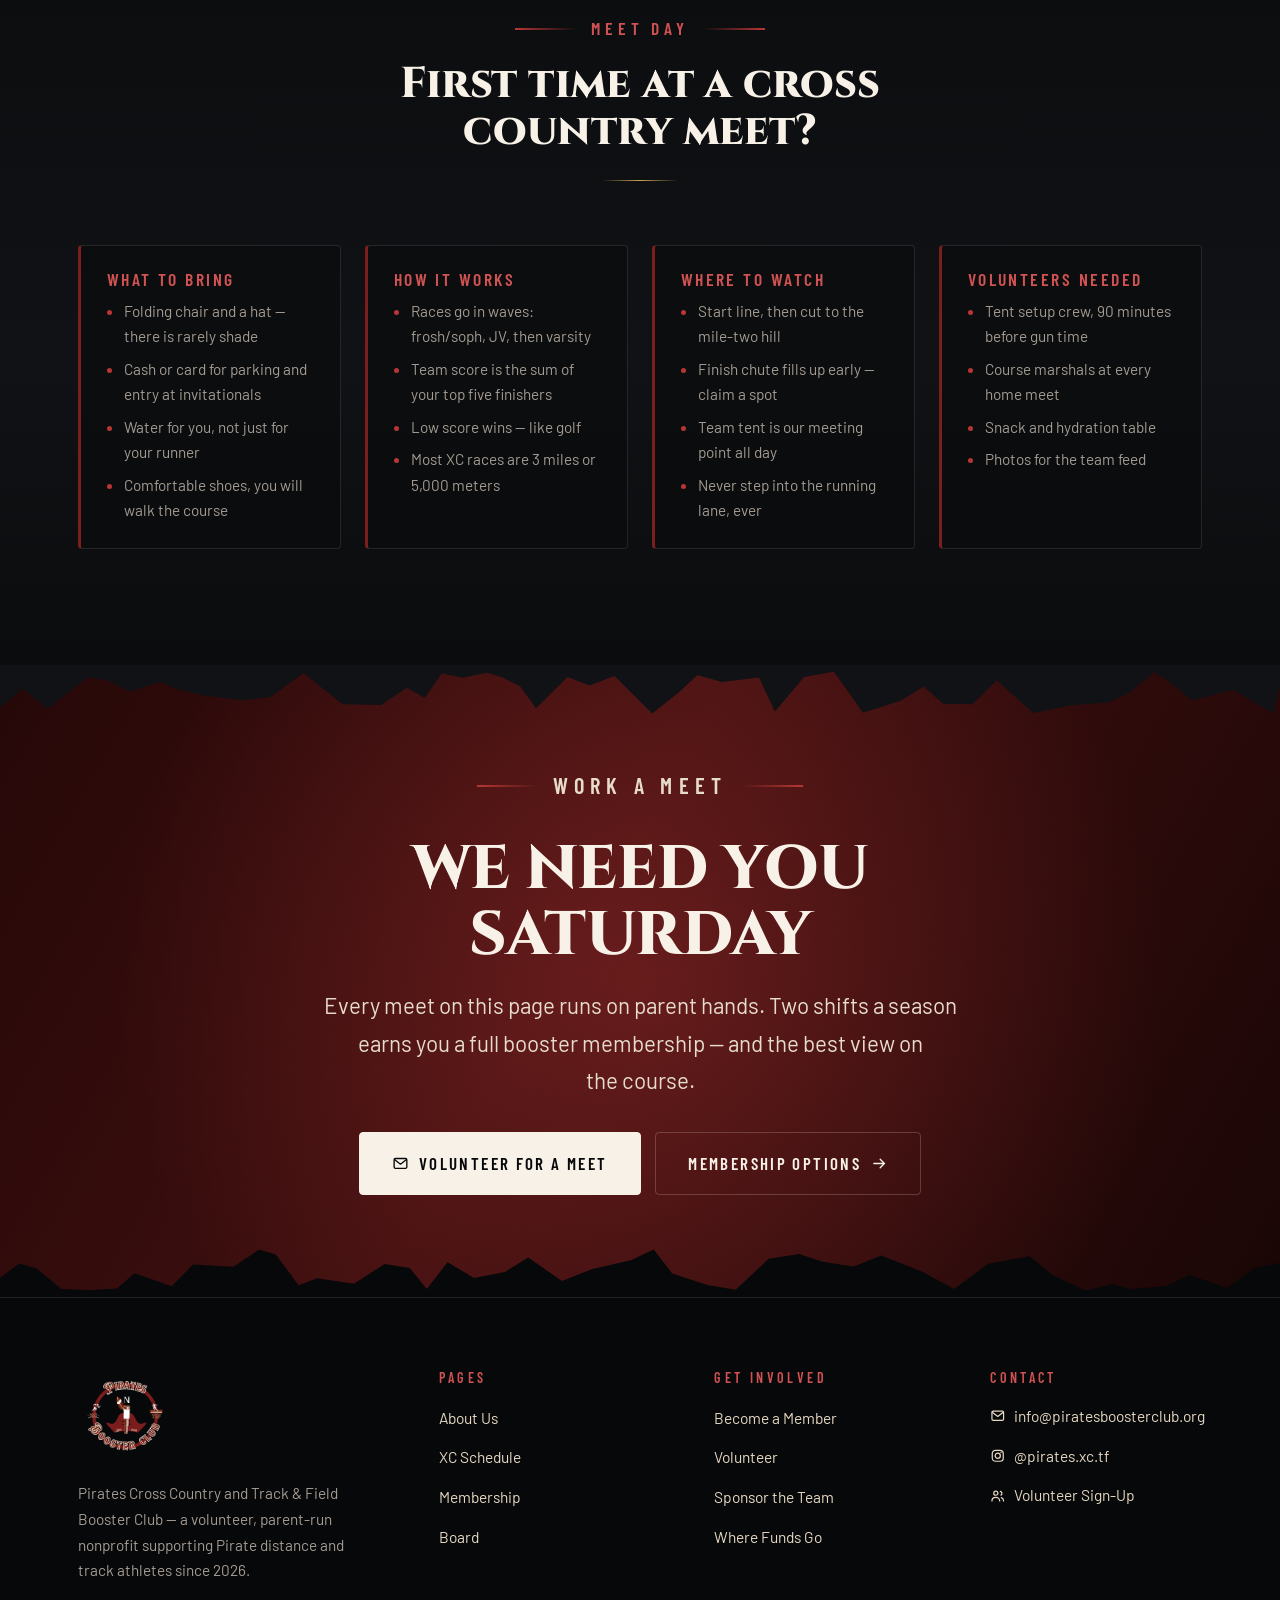
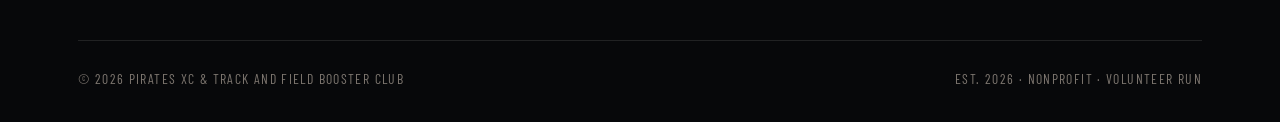
<file: schedule.html>
<!DOCTYPE html>
<html lang="en">
<head>
<meta charset="utf-8">
<meta name="viewport" content="width=device-width, initial-scale=1">
<title>2026 XC Meet Schedule — Pirates Booster Club</title>
<meta name="description" content="The full 2026 Pirates cross country meet schedule: dates, locations, start times, championship meets and spectator information for families.">
<meta name="theme-color" content="#7c1e1e">

<meta property="og:type" content="website">
<meta property="og:title" content="2026 Pirates Cross Country Meet Schedule">
<meta property="og:description" content="Every date, course and start time for the 2026 Pirate cross country season.">
<meta property="og:image" content="assets/img/banner.jpg">

<link rel="icon" href="assets/img/favicon.ico" sizes="any">
<link rel="icon" type="image/png" sizes="32x32" href="assets/img/favicon-32.png">
<link rel="apple-touch-icon" href="assets/img/apple-touch-icon.png">

<link rel="preconnect" href="https://fonts.googleapis.com">
<link rel="preconnect" href="https://fonts.gstatic.com" crossorigin>
<link href="https://fonts.googleapis.com/css2?family=Cinzel:wght@600;700;800;900&family=Barlow:wght@400;500;600&family=Barlow+Condensed:wght@400;500;600;700&display=swap" rel="stylesheet">
<link rel="stylesheet" href="assets/css/styles.css">
</head>

<body>
<a class="skip" href="#main">Skip to content</a>
<div class="progress" aria-hidden="true"><span></span></div>

<!-- ============================ ICON SPRITE ============================ -->
<svg class="sprite" aria-hidden="true" focusable="false" xmlns="http://www.w3.org/2000/svg">
  <symbol id="i-arrow" viewBox="0 0 24 24"><path d="M4 12h15M13 6l6 6-6 6"/></symbol>
  <symbol id="i-up" viewBox="0 0 24 24"><path d="M12 19V6M6 12l6-6 6 6"/></symbol>
  <symbol id="i-clock" viewBox="0 0 24 24"><circle cx="12" cy="12" r="8.5"/><path d="M12 7.5V12l3 2"/></symbol>
  <symbol id="i-pin" viewBox="0 0 24 24"><path d="M12 21s6.5-6.2 6.5-10.5a6.5 6.5 0 10-13 0C5.5 14.8 12 21 12 21z"/><circle cx="12" cy="10.5" r="2.4"/></symbol>
  <symbol id="i-mail" viewBox="0 0 24 24"><rect x="3" y="5" width="18" height="14" rx="2"/><path d="M3.5 6.5L12 13l8.5-6.5"/></symbol>
  <symbol id="i-ig" viewBox="0 0 24 24"><rect x="3.5" y="3.5" width="17" height="17" rx="5"/><circle cx="12" cy="12" r="4"/><path d="M17 6.9h.01"/></symbol>
  <symbol id="i-users" viewBox="0 0 24 24"><circle cx="9" cy="8" r="3.2"/><path d="M3 20c0-3.3 2.7-5.5 6-5.5s6 2.2 6 5.5"/><path d="M16 5.2A3.2 3.2 0 0117 11M17.5 14.9c2 .8 3.5 2.6 3.5 5.1"/></symbol>
  <symbol id="i-run" viewBox="0 0 24 24"><circle cx="15.5" cy="4.5" r="2"/><path d="M13 21l1.5-6-3-2.2L9 16M14.5 15l-3-2.2 1-4.3 3 2 2.5.7M11 8.5L7.5 10 6 13.5"/></symbol>
  <symbol id="i-spark" viewBox="0 0 24 24"><path d="M12 3l1.9 5.6L19.5 10l-5.6 1.9L12 17.5l-1.9-5.6L4.5 10l5.6-1.4z"/><path d="M18.5 16.5l.7 2 2 .7-2 .7-.7 2-.7-2-2-.7 2-.7z"/></symbol>
  <symbol id="i-print" viewBox="0 0 24 24"><path d="M7 8V3h10v5M7 18H5a2 2 0 01-2-2v-4a2 2 0 012-2h14a2 2 0 012 2v4a2 2 0 01-2 2h-2"/><rect x="7" y="14" width="10" height="7"/></symbol>
  <symbol id="i-info" viewBox="0 0 24 24"><circle cx="12" cy="12" r="8.5"/><path d="M12 11v5.5M12 7.8h.01"/></symbol>
</svg>

<!-- ============================ HEADER ============================ -->
<header class="site-header" id="header">
  <div class="shell">
    <a class="brand" href="index.html" aria-label="Pirates Booster Club — home">
      <img class="brand__mark" src="assets/img/logo-mark.png" alt="" width="52" height="52">
      <span class="brand__text">
        <span class="brand__name">Pirates Booster Club</span>
        <span class="brand__sub">XC &middot; Track &amp; Field</span>
      </span>
    </a>

    <nav class="nav" aria-label="Primary">
      <a href="index.html">About</a>
      <a href="schedule.html" aria-current="page">Schedule</a>
      <a href="index.html#membership">Membership</a>
      <a href="index.html#board">Board</a>
    </nav>

    <a class="btn btn--sm header__cta" href="index.html#join">
      Join the Crew
      <svg class="i i--sm btn__arrow" aria-hidden="true"><use href="#i-arrow"/></svg>
    </a>

    <button class="burger" type="button" aria-expanded="false" aria-controls="drawer" aria-label="Menu">
      <span></span><span></span><span></span>
    </button>
  </div>
</header>

<nav class="drawer" id="drawer" aria-label="Mobile">
  <a href="index.html">About</a>
  <a href="schedule.html" aria-current="page">Schedule</a>
  <a href="index.html#membership">Membership</a>
  <a href="index.html#board">Board</a>
  <a href="index.html#join">Join the Crew</a>
</nav>

<main id="main">

  <!-- ============================ HERO ============================ -->
  <section class="hero hero--compact">
    <div class="hero__media">
      <img src="assets/img/hero.jpg" alt="Pirate cross country runners on a hillside course" fetchpriority="high">
    </div>
    <div class="hero__scrim" aria-hidden="true"></div>
    <div class="hero__glow" aria-hidden="true"></div>

    <div class="shell">
      <p class="hero__eyebrow"><span class="dot"></span> Cross Country &middot; 2026 Season</p>
      <h1 style="font-size:var(--step-4)">
        <span class="line"><span style="--i:0">Meet</span></span>
        <span class="line"><span style="--i:1"><em>Schedule</em></span></span>
      </h1>
      <p class="hero__lead">
        Every date, course and start time for the season. Times are gun times for the first
        race of the day &mdash; plan to arrive at least 45 minutes early.
      </p>
      <div class="btn-row">
        <a class="btn btn--ghost" href="#meets">
          Jump to the list
          <svg class="i i--sm btn__arrow" aria-hidden="true"><use href="#i-arrow"/></svg>
        </a>
        <button class="btn btn--ghost" type="button" onclick="window.print()">
          <svg class="i i--sm" aria-hidden="true"><use href="#i-print"/></svg>
          Print / Save PDF
        </button>
      </div>
    </div>

    <div class="torn torn--bottom" aria-hidden="true">
      <svg viewBox="0 0 1440 60" preserveAspectRatio="none"><path fill="#260808" d="M0,60 L0,35.9 L21.7,19.4 L41.1,25.2 L69.2,49.3 L101.5,50.3 L131.6,48.7 L151.5,30.8 L193.3,46.0 L217.2,20.6 L262.6,23.1 L291.6,3.0 L310.2,8.9 L336.0,44.9 L356.7,36.7 L398.2,43.1 L432.7,20.0 L461.0,24.6 L480.1,49.2 L503.5,17.9 L533.4,36.4 L568.0,29.4 L594.2,12.2 L632.2,39.9 L666.5,25.7 L709.7,15.4 L735.5,2.8 L756.2,31.1 L795.9,44.5 L827.7,50.2 L864.8,13.7 L899.1,8.1 L925.6,17.2 L960.5,23.0 L991.3,9.9 L1036.6,28.3 L1073.6,49.1 L1111.6,19.6 L1158.4,10.8 L1184.1,32.8 L1221.2,51.1 L1252.1,43.7 L1272.8,49.2 L1312.9,45.7 L1337.5,32.5 L1380.6,48.1 L1411.2,24.5 L1440,18.5 L1440,60 Z"/></svg>
    </div>
  </section>

  <!-- ============================ TICKER ============================ -->
  <div class="ticker" aria-hidden="true">
    <div class="ticker__track">
      <div class="ticker__group">
        <span>Arrive Early</span><svg class="i i--sm"><use href="#i-spark"/></svg>
        <span><b>Cheer Loud</b></span><svg class="i i--sm"><use href="#i-spark"/></svg>
        <span>Bring Water</span><svg class="i i--sm"><use href="#i-spark"/></svg>
        <span><b>Pack the Tent</b></span><svg class="i i--sm"><use href="#i-spark"/></svg>
        <span>Go Pirates</span><svg class="i i--sm"><use href="#i-spark"/></svg>
      </div>
      <div class="ticker__group">
        <span>Arrive Early</span><svg class="i i--sm"><use href="#i-spark"/></svg>
        <span><b>Cheer Loud</b></span><svg class="i i--sm"><use href="#i-spark"/></svg>
        <span>Bring Water</span><svg class="i i--sm"><use href="#i-spark"/></svg>
        <span><b>Pack the Tent</b></span><svg class="i i--sm"><use href="#i-spark"/></svg>
        <span>Go Pirates</span><svg class="i i--sm"><use href="#i-spark"/></svg>
      </div>
    </div>
  </div>

  <!-- ============================ COUNTDOWN ============================ -->
  <section class="section section--tight">
    <div class="shell">
      <div class="countdown" data-countdown data-reveal="zoom">
        <div>
          <p class="countdown__label"><svg class="i i--sm" aria-hidden="true"><use href="#i-run"/></svg> Next up on the calendar</p>
          <p class="countdown__name" data-cd-name>Loading next meet&hellip;</p>
          <p class="countdown__meta" data-cd-meta></p>
        </div>
        <div class="clock" role="timer" aria-label="Time until the next meet">
          <div><b data-cd="d">--</b><span>Days</span></div>
          <div><b data-cd="h">--</b><span>Hrs</span></div>
          <div><b data-cd="m">--</b><span>Min</span></div>
          <div><b data-cd="s">--</b><span>Sec</span></div>
        </div>
      </div>
    </div>
  </section>

  <!-- ============================ MEETS ============================ -->
  <section class="section" id="meets" style="padding-top:0">
    <div class="shell">
      <div class="section-head" data-reveal>
        <p class="eyebrow">2026 Cross Country</p>
        <h2 class="h-lg">Eleven meets, one long August, and a finish worth chasing</h2>
      </div>

      <div class="filters" data-reveal="fade">
        <button class="chip" type="button" data-filter="all" aria-pressed="true">All <small></small></button>
        <button class="chip" type="button" data-filter="upcoming" aria-pressed="false">Upcoming <small></small></button>
        <button class="chip" type="button" data-filter="invite" aria-pressed="false">Invitationals <small></small></button>
        <button class="chip" type="button" data-filter="league" aria-pressed="false">League <small></small></button>
        <button class="chip" type="button" data-filter="champ" aria-pressed="false">Championship <small></small></button>
        <span class="filters__count" data-visible-count></span>
      </div>

      <!--
        ============================================================
        HOW TO UPDATE THE SCHEDULE
        Each meet is one <article class="meet"> block.
          data-date  = "YYYY-MM-DDTHH:MM"  (24-hour local time)
          data-type  = trial | invite | league | champ
          data-place = short location used in the countdown line
        Past meets dim automatically and the next meet is flagged
        "Up Next" — nothing else to maintain.
        PLACEHOLDER DATA: confirm every date, course and time with
        the coaching staff before publishing.
        ============================================================
      -->
      <div class="meets" data-meets data-stagger="60">

        <article class="meet" data-date="2026-08-19T15:30" data-type="trial" data-place="Home Course">
          <div class="meet__date"><span class="meet__mon">Aug</span><span class="meet__day">19</span><span class="meet__dow">Wed</span></div>
          <div class="meet__body">
            <h3>Pirate Preview Time Trial</h3>
            <p class="meet__facts">
              <span><svg class="i i--sm" aria-hidden="true"><use href="#i-pin"/></svg><a href="https://www.google.com/maps/search/?api=1&amp;query=high+school+cross+country+course" target="_blank" rel="noopener">Home Course &mdash; upper field start</a></span>
              <span><svg class="i i--sm" aria-hidden="true"><use href="#i-clock"/></svg>3:30 PM</span>
              <span>2 miles &middot; all levels</span>
            </p>
          </div>
          <div class="meet__side"><span class="badge badge--trial">Time Trial</span></div>
        </article>

        <article class="meet" data-date="2026-08-29T07:30" data-type="invite" data-place="Seaside Regional Park">
          <div class="meet__date"><span class="meet__mon">Aug</span><span class="meet__day">29</span><span class="meet__dow">Sat</span></div>
          <div class="meet__body">
            <h3>Seaside Invitational</h3>
            <p class="meet__facts">
              <span><svg class="i i--sm" aria-hidden="true"><use href="#i-pin"/></svg><a href="https://www.google.com/maps/search/?api=1&amp;query=Seaside+Regional+Park" target="_blank" rel="noopener">Seaside Regional Park</a></span>
              <span><svg class="i i--sm" aria-hidden="true"><use href="#i-clock"/></svg>7:30 AM</span>
              <span>Frosh/Soph &middot; JV &middot; Varsity</span>
            </p>
          </div>
          <div class="meet__side"><span class="badge badge--invite">Invitational</span></div>
        </article>

        <article class="meet" data-date="2026-09-09T15:15" data-type="league" data-place="Pioneer Park">
          <div class="meet__date"><span class="meet__mon">Sep</span><span class="meet__day">09</span><span class="meet__dow">Wed</span></div>
          <div class="meet__body">
            <h3>League Cluster Meet #1</h3>
            <p class="meet__facts">
              <span><svg class="i i--sm" aria-hidden="true"><use href="#i-pin"/></svg><a href="https://www.google.com/maps/search/?api=1&amp;query=Pioneer+Park" target="_blank" rel="noopener">Pioneer Park</a></span>
              <span><svg class="i i--sm" aria-hidden="true"><use href="#i-clock"/></svg>3:15 PM</span>
              <span>Three-school cluster</span>
            </p>
          </div>
          <div class="meet__side"><span class="badge badge--league">League</span></div>
        </article>

        <article class="meet" data-date="2026-09-19T08:00" data-type="invite" data-place="Harbor Hills">
          <div class="meet__date"><span class="meet__mon">Sep</span><span class="meet__day">19</span><span class="meet__dow">Sat</span></div>
          <div class="meet__body">
            <h3>Harbor Hills Invitational</h3>
            <p class="meet__facts">
              <span><svg class="i i--sm" aria-hidden="true"><use href="#i-pin"/></svg><a href="https://www.google.com/maps/search/?api=1&amp;query=Harbor+Hills+park" target="_blank" rel="noopener">Harbor Hills Open Space</a></span>
              <span><svg class="i i--sm" aria-hidden="true"><use href="#i-clock"/></svg>8:00 AM</span>
              <span>Big-field 3 mile &middot; hilly</span>
            </p>
          </div>
          <div class="meet__side"><span class="badge badge--invite">Invitational</span></div>
        </article>

        <article class="meet" data-date="2026-09-30T15:15" data-type="league" data-place="Home Course">
          <div class="meet__date"><span class="meet__mon">Sep</span><span class="meet__day">30</span><span class="meet__dow">Wed</span></div>
          <div class="meet__body">
            <h3>League Cluster Meet #2</h3>
            <p class="meet__facts">
              <span><svg class="i i--sm" aria-hidden="true"><use href="#i-pin"/></svg><a href="https://www.google.com/maps/search/?api=1&amp;query=high+school+cross+country+course" target="_blank" rel="noopener">Home Course</a></span>
              <span><svg class="i i--sm" aria-hidden="true"><use href="#i-clock"/></svg>3:15 PM</span>
              <span>Home meet &mdash; tent crew needed</span>
            </p>
          </div>
          <div class="meet__side"><span class="badge badge--league">League</span></div>
        </article>

        <article class="meet" data-date="2026-10-10T17:00" data-type="invite" data-place="Lakeview Sports Complex">
          <div class="meet__date"><span class="meet__mon">Oct</span><span class="meet__day">10</span><span class="meet__dow">Sat</span></div>
          <div class="meet__body">
            <h3>Twilight Classic</h3>
            <p class="meet__facts">
              <span><svg class="i i--sm" aria-hidden="true"><use href="#i-pin"/></svg><a href="https://www.google.com/maps/search/?api=1&amp;query=Lakeview+Sports+Complex" target="_blank" rel="noopener">Lakeview Sports Complex</a></span>
              <span><svg class="i i--sm" aria-hidden="true"><use href="#i-clock"/></svg>5:00 PM</span>
              <span>Night race &middot; bring a light layer</span>
            </p>
          </div>
          <div class="meet__side"><span class="badge badge--invite">Invitational</span></div>
        </article>

        <article class="meet" data-date="2026-10-21T15:15" data-type="league" data-place="Riverbend Park">
          <div class="meet__date"><span class="meet__mon">Oct</span><span class="meet__day">21</span><span class="meet__dow">Wed</span></div>
          <div class="meet__body">
            <h3>League Cluster Meet #3</h3>
            <p class="meet__facts">
              <span><svg class="i i--sm" aria-hidden="true"><use href="#i-pin"/></svg><a href="https://www.google.com/maps/search/?api=1&amp;query=Riverbend+Park" target="_blank" rel="noopener">Riverbend Park</a></span>
              <span><svg class="i i--sm" aria-hidden="true"><use href="#i-clock"/></svg>3:15 PM</span>
              <span>Final tune-up before finals</span>
            </p>
          </div>
          <div class="meet__side"><span class="badge badge--league">League</span></div>
        </article>

        <article class="meet" data-date="2026-10-31T08:30" data-type="champ" data-place="Riverbend Park">
          <div class="meet__date"><span class="meet__mon">Oct</span><span class="meet__day">31</span><span class="meet__dow">Sat</span></div>
          <div class="meet__body">
            <h3>League Finals</h3>
            <p class="meet__facts">
              <span><svg class="i i--sm" aria-hidden="true"><use href="#i-pin"/></svg><a href="https://www.google.com/maps/search/?api=1&amp;query=Riverbend+Park" target="_blank" rel="noopener">Riverbend Park</a></span>
              <span><svg class="i i--sm" aria-hidden="true"><use href="#i-clock"/></svg>8:30 AM</span>
              <span>League titles &amp; all-league honors</span>
            </p>
          </div>
          <div class="meet__side"><span class="badge badge--champ">Championship</span></div>
        </article>

        <article class="meet" data-date="2026-11-14T08:00" data-type="champ" data-place="Mt. Vista Course">
          <div class="meet__date"><span class="meet__mon">Nov</span><span class="meet__day">14</span><span class="meet__dow">Sat</span></div>
          <div class="meet__body">
            <h3>CIF Prelims</h3>
            <p class="meet__facts">
              <span><svg class="i i--sm" aria-hidden="true"><use href="#i-pin"/></svg><a href="https://www.google.com/maps/search/?api=1&amp;query=Mt+Vista+cross+country+course" target="_blank" rel="noopener">Mt. Vista Course</a></span>
              <span><svg class="i i--sm" aria-hidden="true"><use href="#i-clock"/></svg>8:00 AM</span>
              <span>Qualifying rounds &middot; ticketed entry</span>
            </p>
          </div>
          <div class="meet__side"><span class="badge badge--champ">Championship</span></div>
        </article>

        <article class="meet" data-date="2026-11-21T09:00" data-type="champ" data-place="Mt. Vista Course">
          <div class="meet__date"><span class="meet__mon">Nov</span><span class="meet__day">21</span><span class="meet__dow">Sat</span></div>
          <div class="meet__body">
            <h3>CIF Finals</h3>
            <p class="meet__facts">
              <span><svg class="i i--sm" aria-hidden="true"><use href="#i-pin"/></svg><a href="https://www.google.com/maps/search/?api=1&amp;query=Mt+Vista+cross+country+course" target="_blank" rel="noopener">Mt. Vista Course</a></span>
              <span><svg class="i i--sm" aria-hidden="true"><use href="#i-clock"/></svg>9:00 AM</span>
              <span>Section finals &middot; state qualifying</span>
            </p>
          </div>
          <div class="meet__side"><span class="badge badge--champ">Championship</span></div>
        </article>

        <article class="meet" data-date="2026-11-28T09:00" data-type="champ" data-place="State Championship Course">
          <div class="meet__date"><span class="meet__mon">Nov</span><span class="meet__day">28</span><span class="meet__dow">Sat</span></div>
          <div class="meet__body">
            <h3>State Championships</h3>
            <p class="meet__facts">
              <span><svg class="i i--sm" aria-hidden="true"><use href="#i-pin"/></svg><a href="https://www.google.com/maps/search/?api=1&amp;query=state+cross+country+championship+course" target="_blank" rel="noopener">State Championship Course</a></span>
              <span><svg class="i i--sm" aria-hidden="true"><use href="#i-clock"/></svg>9:00 AM</span>
              <span>Qualifiers only &middot; bus &amp; lodging support</span>
            </p>
          </div>
          <div class="meet__side"><span class="badge badge--champ">Championship</span></div>
        </article>

      </div>

      <div class="empty">
        <p>No meets in that category yet. Try <strong>All</strong> to see the full season.</p>
      </div>

      <p class="body-dim" style="margin-top:1.6rem;font-size:0.94rem">
        <svg class="i i--sm" aria-hidden="true" style="vertical-align:-0.2em;color:var(--maroon-300)"><use href="#i-info"/></svg>
        Schedule subject to change &mdash; heat advisories, course conditions and league
        adjustments happen. The coaching staff always has the final word.
      </p>
    </div>
  </section>

  <!-- ============================ SPECTATOR INFO ============================ -->
  <section class="section section--surface">
    <div class="shell">
      <div class="section-head center" data-reveal>
        <p class="eyebrow eyebrow--center">Meet Day</p>
        <h2 class="h-lg">First time at a cross country meet?</h2>
        <div class="gold-rule" aria-hidden="true"></div>
      </div>

      <div class="notes" data-stagger="90">
        <div class="note">
          <h3>What to Bring</h3>
          <ul>
            <li>Folding chair and a hat &mdash; there is rarely shade</li>
            <li>Cash or card for parking and entry at invitationals</li>
            <li>Water for you, not just for your runner</li>
            <li>Comfortable shoes, you will walk the course</li>
          </ul>
        </div>
        <div class="note">
          <h3>How It Works</h3>
          <ul>
            <li>Races go in waves: frosh/soph, JV, then varsity</li>
            <li>Team score is the sum of your top five finishers</li>
            <li>Low score wins &mdash; like golf</li>
            <li>Most XC races are 3 miles or 5,000 meters</li>
          </ul>
        </div>
        <div class="note">
          <h3>Where to Watch</h3>
          <ul>
            <li>Start line, then cut to the mile-two hill</li>
            <li>Finish chute fills up early &mdash; claim a spot</li>
            <li>Team tent is our meeting point all day</li>
            <li>Never step into the running lane, ever</li>
          </ul>
        </div>
        <div class="note">
          <h3>Volunteers Needed</h3>
          <ul>
            <li>Tent setup crew, 90 minutes before gun time</li>
            <li>Course marshals at every home meet</li>
            <li>Snack and hydration table</li>
            <li>Photos for the team feed</li>
          </ul>
        </div>
      </div>
    </div>
  </section>

  <!-- ============================ CTA ============================ -->
  <section class="cta">
    <div class="torn torn--top" aria-hidden="true">
      <svg viewBox="0 0 1440 60" preserveAspectRatio="none"><path fill="#101215" d="M0,0 L0,51.3 L25.5,28.7 L53.4,52.4 L99.1,15.4 L121.5,19.5 L145.7,32.2 L180.4,21.0 L197.8,28.9 L226.0,36.3 L271.5,42.6 L304.1,38.9 L341.4,10.5 L385.4,47.1 L428.6,48.0 L457.5,27.9 L477.8,39.8 L496.9,11.2 L520.3,16.0 L547.6,10.4 L564.8,15.4 L585.1,26.1 L603.0,51.9 L638.5,15.3 L663.2,25.3 L691.3,14.0 L733.8,57.9 L764.8,32.2 L784.6,13.0 L812.0,21.1 L853.9,15.9 L871.8,55.7 L904.7,15.2 L938.1,9.2 L971.0,57.1 L1013.9,42.9 L1038.9,26.3 L1061.1,46.7 L1094.1,47.1 L1121.1,19.0 L1162.5,57.4 L1205.1,48.4 L1246.6,45.1 L1270.6,33.9 L1298.4,9.3 L1316.4,21.9 L1341.3,42.7 L1387.0,30.3 L1432.1,57.6 L1440,25.1 L1440,0 Z"/></svg>
    </div>

    <div class="shell shell--narrow" data-reveal>
      <p class="eyebrow eyebrow--center">Work a Meet</p>
      <h2>We need you Saturday</h2>
      <p>
        Every meet on this page runs on parent hands. Two shifts a season earns you a full
        booster membership &mdash; and the best view on the course.
      </p>
      <div class="btn-row">
        <a class="btn btn--light" href="mailto:info@piratesboosterclub.org?subject=Meet%20Volunteer">
          <svg class="i i--sm" aria-hidden="true"><use href="#i-mail"/></svg>
          Volunteer for a Meet
        </a>
        <a class="btn btn--ghost" href="index.html#membership">
          Membership Options
          <svg class="i i--sm btn__arrow" aria-hidden="true"><use href="#i-arrow"/></svg>
        </a>
      </div>
    </div>

    <div class="torn torn--bottom" aria-hidden="true">
      <svg viewBox="0 0 1440 60" preserveAspectRatio="none"><path fill="#07080a" d="M0,60 L0,35.9 L21.7,19.4 L41.1,25.2 L69.2,49.3 L101.5,50.3 L131.6,48.7 L151.5,30.8 L193.3,46.0 L217.2,20.6 L262.6,23.1 L291.6,3.0 L310.2,8.9 L336.0,44.9 L356.7,36.7 L398.2,43.1 L432.7,20.0 L461.0,24.6 L480.1,49.2 L503.5,17.9 L533.4,36.4 L568.0,29.4 L594.2,12.2 L632.2,39.9 L666.5,25.7 L709.7,15.4 L735.5,2.8 L756.2,31.1 L795.9,44.5 L827.7,50.2 L864.8,13.7 L899.1,8.1 L925.6,17.2 L960.5,23.0 L991.3,9.9 L1036.6,28.3 L1073.6,49.1 L1111.6,19.6 L1158.4,10.8 L1184.1,32.8 L1221.2,51.1 L1252.1,43.7 L1272.8,49.2 L1312.9,45.7 L1337.5,32.5 L1380.6,48.1 L1411.2,24.5 L1440,18.5 L1440,60 Z"/></svg>
    </div>
  </section>
</main>

<!-- ============================ FOOTER ============================ -->
<footer class="site-footer footer">
  <div class="shell">
    <div class="footer__grid">
      <div class="footer__brand">
        <img src="assets/img/logo-mark.png" alt="Pirates Booster Club crest" width="92" height="92" loading="lazy">
        <p>
          Pirates Cross Country and Track &amp; Field Booster Club &mdash; a volunteer,
          parent-run nonprofit supporting Pirate distance and track athletes since 2026.
        </p>
      </div>

      <div class="footer__col">
        <h4>Pages</h4>
        <ul>
          <li><a href="index.html">About Us</a></li>
          <li><a href="schedule.html">XC Schedule</a></li>
          <li><a href="index.html#membership">Membership</a></li>
          <li><a href="index.html#board">Board</a></li>
        </ul>
      </div>

      <div class="footer__col">
        <h4>Get Involved</h4>
        <ul>
          <li><a href="index.html#join">Become a Member</a></li>
          <li><a href="index.html#volunteer">Volunteer</a></li>
          <li><a href="index.html#membership">Sponsor the Team</a></li>
          <li><a href="index.html#impact">Where Funds Go</a></li>
        </ul>
      </div>

      <div class="footer__col">
        <h4>Contact</h4>
        <ul>
          <li><a href="mailto:info@piratesboosterclub.org"><svg class="i i--sm" aria-hidden="true"><use href="#i-mail"/></svg>info@piratesboosterclub.org</a></li>
          <li><a href="#"><svg class="i i--sm" aria-hidden="true"><use href="#i-ig"/></svg>@pirates.xc.tf</a></li>
          <li><a href="index.html#volunteer"><svg class="i i--sm" aria-hidden="true"><use href="#i-users"/></svg>Volunteer Sign-Up</a></li>
        </ul>
      </div>
    </div>

    <div class="footer__bottom">
      <span>&copy; <span data-year>2026</span> Pirates XC &amp; Track and Field Booster Club</span>
      <span>Est. 2026 &middot; Nonprofit &middot; Volunteer Run</span>
    </div>
  </div>
</footer>

<button class="to-top" type="button" aria-label="Back to top">
  <svg class="i" aria-hidden="true"><use href="#i-up"/></svg>
</button>

<script src="assets/js/main.js" defer></script>
<script src="assets/js/schedule.js" defer></script>
</body>
</html>
</file>
<file: assets/css/styles.css>
/* ==========================================================================
   Pirates Cross Country & Track and Field Booster Club
   Theme: black / maroon (#7C1E1E) / cream — sampled from club logo + banner
   ========================================================================== */

/* ---------- 1. Tokens ---------- */
:root {
  /* Brand */
  --maroon: #7c1e1e;
  --maroon-600: #9a2727;
  --maroon-400: #b93636;
  --maroon-300: #d05252;
  --maroon-900: #3f0f0f;
  --maroon-950: #260808;

  /* Neutrals */
  --ink-950: #05060700;
  --ink-900: #07080a;
  --ink-850: #0b0c0e;
  --ink-800: #101215;
  --ink-700: #16191d;
  --ink-600: #1e2228;

  --cream: #f7f1e7;
  --parchment: #e6d8c2;
  --muted: #a49c93;
  --muted-dim: #7d766f;
  --gold: #c9a25c;

  /* Semantic */
  --bg: var(--ink-900);
  --surface: var(--ink-850);
  --surface-2: var(--ink-800);
  --text: var(--cream);
  --text-dim: var(--muted);
  --line: rgba(247, 241, 231, 0.11);
  --line-strong: rgba(247, 241, 231, 0.2);

  /* Type */
  --font-display: "Cinzel", "Times New Roman", serif;
  --font-cond: "Barlow Condensed", "Arial Narrow", sans-serif;
  --font-body: "Barlow", -apple-system, BlinkMacSystemFont, "Segoe UI", sans-serif;

  --step--1: clamp(0.82rem, 0.79rem + 0.15vw, 0.9rem);
  --step-0: clamp(1rem, 0.96rem + 0.2vw, 1.09rem);
  --step-1: clamp(1.18rem, 1.1rem + 0.4vw, 1.4rem);
  --step-2: clamp(1.45rem, 1.28rem + 0.8vw, 1.9rem);
  --step-3: clamp(1.8rem, 1.45rem + 1.6vw, 2.7rem);
  --step-4: clamp(2.2rem, 1.6rem + 2.8vw, 3.9rem);
  --step-5: clamp(2.7rem, 1.5rem + 5.4vw, 6rem);

  /* Space + shape */
  --pad-x: clamp(1.15rem, 4vw, 3rem);
  --maxw: 1220px;
  --maxw-narrow: 760px;
  --radius: 4px;
  --radius-lg: 8px;

  /* Motion */
  --ease: cubic-bezier(0.2, 0.7, 0.2, 1);
  --ease-out: cubic-bezier(0.16, 1, 0.3, 1);
  --ease-spring: cubic-bezier(0.34, 1.4, 0.44, 1);
  --dur: 0.55s;

  --shadow: 0 18px 45px -22px rgba(0, 0, 0, 0.95);
  --shadow-maroon: 0 18px 48px -20px rgba(124, 30, 30, 0.65);
  --header-h: 84px;
}

/* ---------- 2. Reset / base ---------- */
*,
*::before,
*::after {
  box-sizing: border-box;
}

* {
  margin: 0;
}

html {
  -webkit-text-size-adjust: 100%;
  scroll-behavior: smooth;
  scroll-padding-top: calc(var(--header-h) + 1rem);
}

body {
  background: var(--bg);
  color: var(--text);
  font-family: var(--font-body);
  font-size: var(--step-0);
  line-height: 1.68;
  font-weight: 400;
  -webkit-font-smoothing: antialiased;
  overflow-x: hidden;
}

/* Subtle canvas texture so large black areas don't feel flat */
body::before {
  content: "";
  position: fixed;
  inset: 0;
  z-index: 0;
  pointer-events: none;
  opacity: 0.5;
  background-image:
    radial-gradient(ellipse 80% 55% at 50% -10%, rgba(124, 30, 30, 0.3), transparent 70%),
    radial-gradient(ellipse 60% 40% at 95% 12%, rgba(124, 30, 30, 0.12), transparent 70%);
}

img,
svg,
picture {
  display: block;
  max-width: 100%;
}

img {
  height: auto;
}

a {
  color: inherit;
  text-decoration: none;
}

button,
input,
select {
  font: inherit;
  color: inherit;
}

ul,
ol {
  padding: 0;
  list-style: none;
}

h1,
h2,
h3,
h4 {
  font-family: var(--font-display);
  font-weight: 800;
  line-height: 1.08;
  letter-spacing: -0.005em;
  text-wrap: balance;
}

p {
  text-wrap: pretty;
}

::selection {
  background: var(--maroon-600);
  color: #fff;
}

:focus-visible {
  outline: 2px solid var(--maroon-300);
  outline-offset: 3px;
  border-radius: 2px;
}

/* ---------- 3. Layout helpers ---------- */
.shell {
  width: 100%;
  max-width: var(--maxw);
  margin-inline: auto;
  padding-inline: var(--pad-x);
  position: relative;
  z-index: 1;
}

.shell--narrow {
  max-width: var(--maxw-narrow);
}

.section {
  position: relative;
  padding-block: clamp(4.5rem, 9vw, 8.5rem);
  z-index: 1;
}

.section--tight {
  padding-block: clamp(3rem, 6vw, 5rem);
}

.section--surface {
  background: linear-gradient(180deg, var(--ink-850), var(--ink-800) 60%, var(--ink-850));
}

.section--band {
  background:
    linear-gradient(180deg, rgba(63, 15, 15, 0.55), rgba(7, 8, 10, 0)),
    var(--ink-850);
}

.skip {
  position: absolute;
  left: 1rem;
  top: -4rem;
  z-index: 200;
  background: var(--maroon);
  color: #fff;
  padding: 0.7rem 1.2rem;
  border-radius: var(--radius);
  transition: top 0.25s var(--ease);
}

.skip:focus {
  top: 1rem;
}

.sr-only {
  position: absolute;
  width: 1px;
  height: 1px;
  padding: 0;
  overflow: hidden;
  clip: rect(0 0 0 0);
  white-space: nowrap;
  border: 0;
}

/* ---------- 4. Typography components ---------- */
.eyebrow {
  display: flex;
  align-items: center;
  gap: 0.85rem;
  font-family: var(--font-cond);
  font-size: var(--step-0);
  font-weight: 600;
  letter-spacing: 0.28em;
  text-transform: uppercase;
  color: var(--maroon-300);
  margin-bottom: 1.1rem;
}

.eyebrow::before {
  content: "";
  width: 0;
  height: 2px;
  flex: none;
  background: linear-gradient(90deg, var(--maroon-400), transparent);
  transition: width 0.9s var(--ease-out) 0.15s;
}

.eyebrow--center {
  justify-content: center;
}

.eyebrow--center::after {
  content: "";
  width: 0;
  height: 2px;
  flex: none;
  background: linear-gradient(270deg, var(--maroon-400), transparent);
  transition: width 0.9s var(--ease-out) 0.15s;
}

.in .eyebrow::before,
.in .eyebrow::after,
.eyebrow.in::before,
.eyebrow.in::after {
  width: clamp(28px, 6vw, 62px);
}

.h-lg {
  font-size: var(--step-3);
}

.lead {
  font-size: var(--step-1);
  color: var(--parchment);
  line-height: 1.62;
}

.body-dim {
  color: var(--text-dim);
}

.center {
  text-align: center;
}

.center .eyebrow {
  justify-content: center;
}

.stack > * + * {
  margin-top: 1.1rem;
}

.section-head {
  max-width: 62ch;
  margin-bottom: clamp(2.5rem, 5vw, 4rem);
}

.section-head.center {
  margin-inline: auto;
}

.gold-rule {
  width: 78px;
  height: 1px;
  background: linear-gradient(90deg, transparent, var(--gold), transparent);
  margin: 1.6rem auto 0;
}

/* ---------- 5. Buttons ---------- */
.btn {
  --btn-bg: var(--maroon);
  --btn-fg: #fff;
  position: relative;
  display: inline-flex;
  align-items: center;
  justify-content: center;
  gap: 0.6rem;
  padding: 0.95em 1.9em;
  font-family: var(--font-cond);
  font-size: 1.06rem;
  font-weight: 600;
  letter-spacing: 0.14em;
  text-transform: uppercase;
  color: var(--btn-fg);
  background: var(--btn-bg);
  border: 1px solid var(--btn-bg);
  border-radius: var(--radius);
  cursor: pointer;
  overflow: hidden;
  isolation: isolate;
  transition: transform 0.35s var(--ease-spring), box-shadow 0.35s var(--ease),
    border-color 0.35s var(--ease), color 0.35s var(--ease);
}

.btn::before {
  content: "";
  position: absolute;
  inset: 0;
  z-index: -1;
  background: linear-gradient(120deg, var(--maroon-400), var(--maroon-600));
  transform: translateY(101%);
  transition: transform 0.45s var(--ease-out);
}

.btn:hover {
  transform: translateY(-3px);
  box-shadow: var(--shadow-maroon);
}

.btn:hover::before {
  transform: translateY(0);
}

.btn:active {
  transform: translateY(-1px) scale(0.99);
}

.btn__arrow {
  transition: transform 0.35s var(--ease-spring);
}

.btn:hover .btn__arrow {
  transform: translateX(5px);
}

.btn--ghost {
  --btn-bg: transparent;
  --btn-fg: var(--cream);
  border-color: var(--line-strong);
  backdrop-filter: blur(6px);
}

.btn--ghost:hover {
  border-color: var(--maroon-400);
  color: #fff;
}

.btn--light {
  --btn-bg: var(--cream);
  --btn-fg: var(--ink-900);
}

.btn--light:hover {
  color: #fff;
}

.btn--sm {
  padding: 0.7em 1.35em;
  font-size: 0.95rem;
}

.btn-row {
  display: flex;
  flex-wrap: wrap;
  gap: 0.9rem;
  align-items: center;
}

/* Text link with sweeping underline */
.tlink {
  position: relative;
  font-family: var(--font-cond);
  font-size: 1.05rem;
  font-weight: 600;
  letter-spacing: 0.12em;
  text-transform: uppercase;
  color: var(--maroon-300);
  display: inline-flex;
  align-items: center;
  gap: 0.45rem;
}

.tlink::after {
  content: "";
  position: absolute;
  left: 0;
  bottom: -3px;
  height: 1px;
  width: 100%;
  background: currentColor;
  transform: scaleX(0);
  transform-origin: left;
  transition: transform 0.4s var(--ease-out);
}

.tlink:hover::after {
  transform: scaleX(1);
}

.tlink:hover svg {
  transform: translateX(4px);
}

.tlink svg {
  transition: transform 0.35s var(--ease-spring);
}

/* ---------- 6. Scroll progress ---------- */
.progress {
  position: fixed;
  inset: 0 0 auto 0;
  height: 3px;
  z-index: 120;
  background: transparent;
  pointer-events: none;
}

.progress span {
  display: block;
  height: 100%;
  width: 100%;
  transform: scaleX(var(--p, 0));
  transform-origin: left;
  background: linear-gradient(90deg, var(--maroon-900), var(--maroon-400), var(--gold));
}

/* ---------- 7. Header ---------- */
.site-header {
  position: fixed;
  inset: 0 0 auto 0;
  z-index: 100;
  height: var(--header-h);
  display: flex;
  align-items: center;
  transition: height 0.4s var(--ease), background-color 0.4s var(--ease),
    box-shadow 0.4s var(--ease), border-color 0.4s var(--ease);
  border-bottom: 1px solid transparent;
}

.site-header::before {
  content: "";
  position: absolute;
  inset: 0;
  z-index: -1;
  background: rgba(7, 8, 10, 0.82);
  backdrop-filter: blur(14px) saturate(1.3);
  opacity: 0;
  transition: opacity 0.4s var(--ease);
}

.site-header.is-stuck {
  --header-h: 68px;
  border-bottom-color: var(--line);
  box-shadow: 0 12px 30px -20px rgba(0, 0, 0, 0.9);
}

.site-header.is-stuck::before {
  opacity: 1;
}

.site-header .shell {
  display: flex;
  align-items: center;
  gap: 1.5rem;
  width: 100%;
}

.brand {
  display: flex;
  align-items: center;
  gap: 0.85rem;
  margin-right: auto;
  min-width: 0;
}

.brand__mark {
  width: 52px;
  height: 52px;
  flex: none;
  filter: drop-shadow(0 3px 10px rgba(0, 0, 0, 0.8));
  transition: width 0.4s var(--ease), height 0.4s var(--ease), transform 0.6s var(--ease-spring);
}

.brand:hover .brand__mark {
  transform: rotate(-8deg) scale(1.06);
}

.is-stuck .brand__mark {
  width: 42px;
  height: 42px;
}

.brand__text {
  display: grid;
  line-height: 1.1;
  min-width: 0;
}

.brand__name {
  font-family: var(--font-display);
  font-weight: 800;
  font-size: 1.06rem;
  letter-spacing: 0.06em;
  text-transform: uppercase;
  color: var(--cream);
  white-space: nowrap;
}

.brand__sub {
  font-family: var(--font-cond);
  font-size: 0.76rem;
  font-weight: 500;
  letter-spacing: 0.2em;
  text-transform: uppercase;
  color: var(--maroon-300);
  white-space: nowrap;
}

.nav {
  display: flex;
  align-items: center;
  gap: clamp(1rem, 2.2vw, 2rem);
}

.nav a {
  position: relative;
  font-family: var(--font-cond);
  font-size: 1.02rem;
  font-weight: 600;
  letter-spacing: 0.15em;
  text-transform: uppercase;
  color: var(--parchment);
  padding-block: 0.35rem;
  transition: color 0.3s var(--ease);
}

.nav a::after {
  content: "";
  position: absolute;
  left: 0;
  bottom: 0;
  width: 100%;
  height: 2px;
  background: var(--maroon-400);
  transform: scaleX(0);
  transform-origin: left;
  transition: transform 0.4s var(--ease-out);
}

.nav a:hover {
  color: #fff;
}

.nav a:hover::after,
.nav a[aria-current="page"]::after {
  transform: scaleX(1);
}

.nav a[aria-current="page"] {
  color: #fff;
}

.header__cta {
  display: inline-flex;
}

/* Collapse the desktop nav into the drawer */
@media (max-width: 1040px) {
  .nav a {
    font-size: 0.95rem;
    letter-spacing: 0.1em;
  }
}

/* Mobile toggle */
.burger {
  display: none;
  width: 46px;
  height: 40px;
  background: none;
  border: 1px solid var(--line-strong);
  border-radius: var(--radius);
  cursor: pointer;
  position: relative;
}

.burger span {
  position: absolute;
  left: 50%;
  width: 20px;
  height: 2px;
  background: var(--cream);
  translate: -50% 0;
  transition: transform 0.4s var(--ease-spring), opacity 0.25s var(--ease), top 0.35s var(--ease);
}

.burger span:nth-child(1) {
  top: 14px;
}

.burger span:nth-child(2) {
  top: 20px;
}

.burger span:nth-child(3) {
  top: 26px;
}

.burger[aria-expanded="true"] span:nth-child(1) {
  top: 20px;
  transform: rotate(45deg);
}

.burger[aria-expanded="true"] span:nth-child(2) {
  opacity: 0;
}

.burger[aria-expanded="true"] span:nth-child(3) {
  top: 20px;
  transform: rotate(-45deg);
}

.drawer {
  position: fixed;
  inset: 0;
  z-index: 99;
  display: grid;
  place-content: center;
  gap: 0.4rem;
  background: rgba(5, 6, 7, 0.97);
  backdrop-filter: blur(10px);
  opacity: 0;
  visibility: hidden;
  transition: opacity 0.45s var(--ease), visibility 0.45s;
}

.drawer.is-open {
  opacity: 1;
  visibility: visible;
}

.drawer a {
  font-family: var(--font-display);
  font-size: clamp(1.7rem, 7vw, 2.5rem);
  font-weight: 800;
  text-transform: uppercase;
  letter-spacing: 0.02em;
  text-align: center;
  padding: 0.35rem 1rem;
  color: var(--cream);
  opacity: 0;
  transform: translateY(26px);
  transition: opacity 0.5s var(--ease-out), transform 0.6s var(--ease-out), color 0.3s;
}

.drawer.is-open a {
  opacity: 1;
  transform: none;
}

.drawer a:nth-child(1) { transition-delay: 0.1s; }
.drawer a:nth-child(2) { transition-delay: 0.16s; }
.drawer a:nth-child(3) { transition-delay: 0.22s; }
.drawer a:nth-child(4) { transition-delay: 0.28s; }
.drawer a:nth-child(5) { transition-delay: 0.34s; }

.drawer a:hover,
.drawer a[aria-current="page"] {
  color: var(--maroon-300);
}

body.nav-open {
  overflow: hidden;
}

/* Swap the inline nav for the drawer on narrow screens.
   Must come after the .burger / .nav base rules above. */
@media (max-width: 960px) {
  .nav,
  .header__cta {
    display: none;
  }

  .burger {
    display: block;
  }

  .brand__name {
    font-size: 0.95rem;
  }

  .site-header {
    --header-h: 72px;
  }

  .site-header.is-stuck {
    --header-h: 62px;
  }
}

@media (max-width: 400px) {
  .brand__name {
    font-size: 0.85rem;
  }

  .brand__sub {
    font-size: 0.68rem;
  }
}

/* ---------- 8. Torn-paper dividers (echoes the club banner) ---------- */
.torn {
  position: absolute;
  left: 0;
  width: 100%;
  height: clamp(28px, 4vw, 60px);
  z-index: 3;
  pointer-events: none;
}

.torn--bottom {
  bottom: -1px;
}

.torn--top {
  top: -1px;
}

.torn svg {
  width: 100%;
  height: 100%;
  display: block;
}

/* ---------- 9. Hero ---------- */
.hero {
  position: relative;
  min-height: min(100svh, 940px);
  display: grid;
  align-items: end;
  padding-top: calc(var(--header-h) + 3rem);
  padding-bottom: clamp(5rem, 10vw, 8rem);
  overflow: hidden;
  isolation: isolate;
}

.hero--compact {
  min-height: min(66svh, 620px);
  align-items: center;
  padding-bottom: clamp(4rem, 8vw, 6rem);
}

.hero__media {
  position: absolute;
  inset: 0;
  z-index: -2;
  overflow: hidden;
}

.hero__media img {
  width: 100%;
  height: 118%;
  object-fit: cover;
  object-position: 50% 26%;
  transform: translateY(var(--par, 0px)) scale(1.06);
  animation: kenburns 26s var(--ease) infinite alternate;
  will-change: transform;
  /* keep the collage as atmosphere so the headline always wins */
  filter: saturate(1.06) contrast(1.05) brightness(0.6) blur(0.6px);
}

@keyframes kenburns {
  from {
    scale: 1.02;
    translate: -1% 0;
  }
  to {
    scale: 1.13;
    translate: 1.5% -1.5%;
  }
}

.hero__scrim {
  position: absolute;
  inset: 0;
  z-index: -1;
  background:
    linear-gradient(180deg, rgba(5, 6, 7, 0.88) 0%, rgba(5, 6, 7, 0.42) 34%, rgba(5, 6, 7, 0.9) 78%, var(--ink-900) 100%),
    linear-gradient(88deg, rgba(38, 8, 8, 0.94) 0%, rgba(38, 8, 8, 0.55) 40%, rgba(5, 6, 7, 0.15) 72%);
}

/* pointer-tracked torch glow */
.hero__glow {
  position: absolute;
  inset: 0;
  z-index: -1;
  pointer-events: none;
  background: radial-gradient(
    340px circle at var(--mx, 50%) var(--my, 40%),
    rgba(185, 54, 54, 0.16),
    transparent 65%
  );
  transition: background-position 0.2s linear;
}

.hero__inner {
  display: grid;
  gap: clamp(2rem, 5vw, 4rem);
  grid-template-columns: minmax(0, 1.35fr) minmax(0, 0.65fr);
  align-items: center;
}

@media (max-width: 900px) {
  .hero__inner {
    grid-template-columns: 1fr;
  }
}

.hero__eyebrow {
  display: flex;
  align-items: center;
  gap: 0.8rem;
  font-family: var(--font-cond);
  font-size: clamp(0.85rem, 2.4vw, 1.02rem);
  font-weight: 600;
  letter-spacing: 0.3em;
  text-transform: uppercase;
  color: var(--parchment);
  margin-bottom: 1.4rem;
}

.hero__eyebrow .dot {
  width: 7px;
  height: 7px;
  border-radius: 50%;
  background: var(--maroon-400);
  box-shadow: 0 0 0 0 rgba(185, 54, 54, 0.7);
  animation: pulse 2.6s var(--ease) infinite;
  flex: none;
}

@keyframes pulse {
  0% {
    box-shadow: 0 0 0 0 rgba(185, 54, 54, 0.75);
  }
  70% {
    box-shadow: 0 0 0 14px rgba(185, 54, 54, 0);
  }
  100% {
    box-shadow: 0 0 0 0 rgba(185, 54, 54, 0);
  }
}

.hero h1 {
  font-size: var(--step-5);
  line-height: 0.94;
  letter-spacing: -0.015em;
  text-transform: uppercase;
  margin-bottom: 1.4rem;
}

.hero h1 .line {
  display: block;
  overflow: hidden;
}

.hero h1 .line > span {
  display: block;
  transform: translateY(105%) rotate(3deg);
  animation: riseIn 1.05s var(--ease-out) forwards;
  animation-delay: calc(0.15s + var(--i, 0) * 0.13s);
}

@keyframes riseIn {
  to {
    transform: none;
  }
}

.hero h1 em {
  font-style: normal;
  color: var(--maroon-300);
  -webkit-text-stroke: 0;
  text-shadow: 0 0 40px rgba(185, 54, 54, 0.45);
}

.hero h1 .outline {
  color: transparent;
  -webkit-text-stroke: 1.5px var(--parchment);
}

.hero__lead {
  max-width: 54ch;
  font-size: var(--step-1);
  color: #ded2c0;
  margin-bottom: 2rem;
}

.hero .btn-row,
.hero__lead,
.hero__eyebrow,
.hero__meta {
  opacity: 0;
  animation: fadeUp 0.9s var(--ease-out) forwards;
}

.hero__eyebrow { animation-delay: 0.05s; }
.hero__lead { animation-delay: 0.55s; }
.hero .btn-row { animation-delay: 0.68s; }
.hero__meta { animation-delay: 0.8s; }

@keyframes fadeUp {
  from {
    opacity: 0;
    transform: translateY(22px);
  }
  to {
    opacity: 1;
    transform: none;
  }
}

.hero__meta {
  display: grid;
  grid-template-columns: repeat(auto-fit, minmax(150px, 1fr));
  gap: 1.2rem 2.4rem;
  margin-top: 2.6rem;
  padding-top: 1.8rem;
  border-top: 1px solid var(--line);
}

.hero__meta div {
  display: grid;
  gap: 0.1rem;
}

.hero__meta dt,
.hero__meta .k {
  font-family: var(--font-cond);
  font-size: 0.8rem;
  letter-spacing: 0.22em;
  text-transform: uppercase;
  color: var(--muted-dim);
}

.hero__meta .v {
  font-family: var(--font-display);
  font-size: 1.15rem;
  font-weight: 700;
  color: var(--cream);
}

/* Rotating emblem */
.emblem {
  position: relative;
  width: min(360px, 78%);
  margin-inline: auto;
  aspect-ratio: 1;
  display: grid;
  place-items: center;
  opacity: 0;
  animation: fadeUp 1.1s var(--ease-out) 0.35s forwards;
}

.emblem img {
  width: 100%;
  position: relative;
  z-index: 2;
  filter: drop-shadow(0 20px 40px rgba(0, 0, 0, 0.85));
  animation: bob 7s var(--ease) infinite alternate;
}

@keyframes bob {
  to {
    transform: translateY(-12px);
  }
}

.emblem::before,
.emblem::after {
  content: "";
  position: absolute;
  border-radius: 50%;
  inset: -6%;
}

.emblem::before {
  background: conic-gradient(
    from 0deg,
    transparent 0 55%,
    rgba(185, 54, 54, 0.55) 72%,
    rgba(201, 162, 92, 0.75) 84%,
    transparent 92%
  );
  mask: radial-gradient(farthest-side, transparent calc(100% - 3px), #000 calc(100% - 2px));
  animation: spin 14s linear infinite;
}

.emblem::after {
  inset: -14%;
  background: radial-gradient(circle, rgba(124, 30, 30, 0.45), transparent 62%);
  animation: breathe 5s var(--ease) infinite alternate;
}

@keyframes spin {
  to {
    rotate: 360deg;
  }
}

@keyframes breathe {
  from {
    opacity: 0.5;
    scale: 0.94;
  }
  to {
    opacity: 1;
    scale: 1.06;
  }
}

/* Scroll cue */
.scroll-cue {
  position: absolute;
  left: 50%;
  bottom: clamp(1.6rem, 4vw, 2.8rem);
  translate: -50% 0;
  z-index: 4;
  display: grid;
  justify-items: center;
  gap: 0.6rem;
  font-family: var(--font-cond);
  font-size: 0.72rem;
  letter-spacing: 0.32em;
  text-transform: uppercase;
  color: var(--muted);
  opacity: 0;
  animation: fadeUp 1s var(--ease-out) 1.2s forwards;
}

.scroll-cue i {
  display: block;
  width: 1px;
  height: 46px;
  background: linear-gradient(180deg, var(--maroon-400), transparent);
  position: relative;
  overflow: hidden;
}

.scroll-cue i::after {
  content: "";
  position: absolute;
  inset: 0;
  background: var(--gold);
  animation: trickle 2.2s var(--ease) infinite;
}

/* On stacked layouts the emblem occupies the bottom of the hero */
@media (max-width: 900px) {
  .scroll-cue {
    display: none;
  }

  .emblem {
    width: min(260px, 62%);
    margin-top: 1.5rem;
  }
}

@keyframes trickle {
  0% {
    transform: translateY(-100%);
  }
  60%,
  100% {
    transform: translateY(100%);
  }
}

/* ---------- 10. Marquee ticker ---------- */
.ticker {
  position: relative;
  overflow: hidden;
  padding-block: 0.85rem;
  background: var(--maroon-950);
  border-block: 1px solid rgba(185, 54, 54, 0.3);
  z-index: 2;
}

.ticker__track {
  display: flex;
  width: max-content;
  animation: marquee 42s linear infinite;
}

.ticker:hover .ticker__track {
  animation-play-state: paused;
}

.ticker__group {
  display: flex;
  align-items: center;
  gap: 2.6rem;
  padding-right: 2.6rem;
  font-family: var(--font-cond);
  font-size: 1.02rem;
  font-weight: 600;
  letter-spacing: 0.28em;
  text-transform: uppercase;
  color: #e0cfbb;
  white-space: nowrap;
}

.ticker__group b {
  color: var(--maroon-300);
  font-weight: 700;
}

.ticker__group svg {
  flex: none;
  color: var(--gold);
  opacity: 0.85;
}

@keyframes marquee {
  to {
    transform: translateX(-50%);
  }
}

/* ---------- 11. Stats ---------- */
.stats {
  display: grid;
  grid-template-columns: repeat(auto-fit, minmax(190px, 1fr));
  gap: 1px;
  background: var(--line);
  border: 1px solid var(--line);
  border-radius: var(--radius-lg);
  overflow: hidden;
}

.stat {
  position: relative;
  padding: clamp(1.6rem, 3vw, 2.4rem) clamp(1.1rem, 2.4vw, 1.8rem);
  background: var(--ink-850);
  text-align: center;
  overflow: hidden;
  transition: background-color 0.4s var(--ease);
}

.stat::after {
  content: "";
  position: absolute;
  inset: auto 0 0 0;
  height: 2px;
  background: linear-gradient(90deg, var(--maroon), var(--maroon-400));
  transform: scaleX(0);
  transition: transform 0.6s var(--ease-out);
}

.stat:hover {
  background: var(--ink-800);
}

.stat:hover::after {
  transform: scaleX(1);
}

.stat__num {
  font-family: var(--font-display);
  font-size: clamp(2.3rem, 5.5vw, 3.4rem);
  font-weight: 800;
  line-height: 1;
  color: var(--cream);
  display: flex;
  justify-content: center;
  align-items: baseline;
  gap: 0.05em;
}

.stat__num span {
  color: var(--maroon-300);
}

.stat__label {
  font-family: var(--font-cond);
  font-size: 0.86rem;
  font-weight: 500;
  letter-spacing: 0.2em;
  text-transform: uppercase;
  color: var(--muted);
  margin-top: 0.7rem;
}

/* ---------- 12. Split content (About) ---------- */
.split {
  display: grid;
  gap: clamp(2.5rem, 6vw, 5rem);
  grid-template-columns: minmax(0, 1fr) minmax(0, 1fr);
  align-items: center;
}

@media (max-width: 880px) {
  .split {
    grid-template-columns: 1fr;
  }
}

.split--wide-left {
  grid-template-columns: minmax(0, 1.15fr) minmax(0, 0.85fr);
}

@media (max-width: 880px) {
  .split--wide-left {
    grid-template-columns: 1fr;
  }
}

/* Signature-style callout */
.callout {
  position: relative;
  margin-top: 2rem;
  padding: 1.5rem 1.6rem 1.5rem 2.1rem;
  background: linear-gradient(120deg, rgba(124, 30, 30, 0.2), rgba(124, 30, 30, 0.04));
  border: 1px solid rgba(185, 54, 54, 0.28);
  border-radius: var(--radius);
}

.callout::before {
  content: "";
  position: absolute;
  left: 0;
  top: 0;
  bottom: 0;
  width: 3px;
  background: linear-gradient(180deg, var(--maroon-400), var(--gold));
}

.callout p {
  font-family: var(--font-display);
  font-size: var(--step-1);
  font-weight: 700;
  line-height: 1.4;
  color: var(--cream);
}

/* Checklist */
.checks {
  display: grid;
  gap: 0.85rem;
  margin-top: 1.6rem;
}

.checks li {
  display: flex;
  gap: 0.85rem;
  align-items: flex-start;
  color: var(--parchment);
}

.checks svg {
  flex: none;
  margin-top: 0.35em;
  color: var(--maroon-300);
}

/* ---------- 13. Cards grid ---------- */
.grid {
  display: grid;
  gap: clamp(1rem, 2vw, 1.5rem);
  grid-template-columns: repeat(auto-fit, minmax(min(100%, 280px), 1fr));
}

.grid--3 {
  grid-template-columns: repeat(auto-fit, minmax(min(100%, 300px), 1fr));
}

.card {
  position: relative;
  padding: clamp(1.6rem, 3vw, 2.2rem);
  background: linear-gradient(165deg, var(--ink-800), var(--ink-850));
  border: 1px solid var(--line);
  border-radius: var(--radius-lg);
  overflow: hidden;
  isolation: isolate;
  transition: transform 0.5s var(--ease-out), border-color 0.45s var(--ease),
    box-shadow 0.5s var(--ease);
}

/* animated corner sweep */
.card::before {
  content: "";
  position: absolute;
  inset: 0;
  z-index: -1;
  background: radial-gradient(
    420px circle at var(--cx, 50%) var(--cy, 0%),
    rgba(124, 30, 30, 0.28),
    transparent 60%
  );
  opacity: 0;
  transition: opacity 0.5s var(--ease);
}

.card:hover {
  transform: translateY(-6px);
  border-color: rgba(185, 54, 54, 0.42);
  box-shadow: var(--shadow), var(--shadow-maroon);
}

.card:hover::before {
  opacity: 1;
}

.card__icon {
  width: 54px;
  height: 54px;
  display: grid;
  place-items: center;
  border-radius: var(--radius);
  background: rgba(124, 30, 30, 0.22);
  border: 1px solid rgba(185, 54, 54, 0.3);
  color: var(--maroon-300);
  margin-bottom: 1.3rem;
  transition: transform 0.55s var(--ease-spring), background-color 0.4s var(--ease),
    color 0.4s var(--ease);
}

.card:hover .card__icon {
  transform: rotate(-8deg) scale(1.08);
  background: var(--maroon);
  color: #fff;
}

.card h3 {
  font-size: var(--step-1);
  margin-bottom: 0.6rem;
}

.card p {
  color: var(--text-dim);
  font-size: 0.98rem;
}

.card__num {
  position: absolute;
  top: 0.5rem;
  right: 1rem;
  font-family: var(--font-display);
  font-size: 4.6rem;
  font-weight: 800;
  line-height: 1;
  color: rgba(247, 241, 231, 0.05);
  pointer-events: none;
  transition: color 0.5s var(--ease), transform 0.6s var(--ease-out);
}

.card:hover .card__num {
  color: rgba(185, 54, 54, 0.18);
  transform: translateY(-4px);
}

/* ---------- 14. Impact bars ---------- */
.bars {
  display: grid;
  gap: 1.6rem;
}

.bar__top {
  display: flex;
  justify-content: space-between;
  align-items: baseline;
  gap: 1rem;
  margin-bottom: 0.6rem;
}

.bar__name {
  font-family: var(--font-cond);
  font-size: 1.1rem;
  font-weight: 600;
  letter-spacing: 0.1em;
  text-transform: uppercase;
  color: var(--cream);
}

.bar__val {
  font-family: var(--font-display);
  font-weight: 700;
  color: var(--maroon-300);
}

.bar__track {
  height: 9px;
  border-radius: 99px;
  background: rgba(247, 241, 231, 0.08);
  overflow: hidden;
}

.bar__fill {
  height: 100%;
  width: 0;
  border-radius: 99px;
  background: linear-gradient(90deg, var(--maroon-900), var(--maroon), var(--maroon-400));
  position: relative;
  transition: width 1.5s var(--ease-out);
}

.in .bar__fill {
  width: calc(var(--val) * 1%);
}

.bar__fill::after {
  content: "";
  position: absolute;
  inset: 0;
  background: linear-gradient(90deg, transparent, rgba(255, 255, 255, 0.35), transparent);
  transform: translateX(-100%);
  animation: sheen 3.4s var(--ease) infinite 1.2s;
}

@keyframes sheen {
  to {
    transform: translateX(100%);
  }
}

/* ---------- 15. Membership tiers ---------- */
.tier {
  position: relative;
  display: flex;
  flex-direction: column;
  padding: clamp(1.7rem, 3vw, 2.3rem);
  background: linear-gradient(170deg, var(--ink-800), var(--ink-850));
  border: 1px solid var(--line);
  border-radius: var(--radius-lg);
  transition: transform 0.5s var(--ease-out), border-color 0.4s var(--ease),
    box-shadow 0.5s var(--ease);
}

.tier:hover {
  transform: translateY(-8px);
  border-color: rgba(185, 54, 54, 0.45);
  box-shadow: var(--shadow-maroon);
}

.tier--featured {
  background:
    linear-gradient(170deg, rgba(124, 30, 30, 0.4), rgba(11, 12, 14, 0.9)),
    var(--ink-800);
  border-color: rgba(185, 54, 54, 0.55);
  box-shadow: 0 0 0 1px rgba(185, 54, 54, 0.2), var(--shadow);
}

.tier__flag {
  position: absolute;
  top: -1px;
  right: 1.4rem;
  padding: 0.35rem 0.85rem 0.5rem;
  font-family: var(--font-cond);
  font-size: 0.76rem;
  font-weight: 600;
  letter-spacing: 0.18em;
  text-transform: uppercase;
  color: #fff;
  background: var(--maroon);
  clip-path: polygon(0 0, 100% 0, 100% 100%, 50% 82%, 0 100%);
}

.tier__name {
  font-family: var(--font-display);
  font-size: var(--step-1);
  font-weight: 800;
  text-transform: uppercase;
  letter-spacing: 0.04em;
}

.tier__price {
  display: flex;
  align-items: baseline;
  gap: 0.25rem;
  margin: 0.7rem 0 1.2rem;
  font-family: var(--font-display);
  font-size: clamp(2.1rem, 4.6vw, 2.9rem);
  font-weight: 800;
  line-height: 1;
  color: var(--maroon-300);
}

.tier__price small {
  font-family: var(--font-cond);
  font-size: 0.9rem;
  font-weight: 500;
  letter-spacing: 0.14em;
  text-transform: uppercase;
  color: var(--muted);
}

.tier ul {
  display: grid;
  gap: 0.7rem;
  margin: 0 0 1.8rem;
  padding-top: 1.2rem;
  border-top: 1px solid var(--line);
}

.tier li {
  display: flex;
  gap: 0.7rem;
  align-items: flex-start;
  font-size: 0.97rem;
  color: var(--parchment);
}

.tier li svg {
  flex: none;
  margin-top: 0.35em;
  color: var(--maroon-300);
}

.tier .btn {
  margin-top: auto;
  width: 100%;
}

/* ---------- 16. Steps / timeline ---------- */
.steps {
  display: grid;
  gap: clamp(1.6rem, 3vw, 2.4rem);
  grid-template-columns: repeat(auto-fit, minmax(min(100%, 240px), 1fr));
  counter-reset: s;
  position: relative;
}

.step {
  position: relative;
  counter-increment: s;
  padding-top: 3.6rem;
}

.step::before {
  content: counter(s, decimal-leading-zero);
  position: absolute;
  top: 0;
  left: 0;
  width: 52px;
  height: 52px;
  display: grid;
  place-items: center;
  font-family: var(--font-display);
  font-size: 1.05rem;
  font-weight: 800;
  color: var(--cream);
  background: var(--maroon-950);
  border: 1px solid rgba(185, 54, 54, 0.5);
  border-radius: 50%;
  transition: background-color 0.4s var(--ease), transform 0.5s var(--ease-spring);
}

.step::after {
  content: "";
  position: absolute;
  top: 26px;
  left: 60px;
  right: -1rem;
  height: 1px;
  background: linear-gradient(90deg, rgba(185, 54, 54, 0.55), transparent);
}

.step:last-child::after {
  display: none;
}

.step:hover::before {
  background: var(--maroon);
  transform: scale(1.08);
}

.step h3 {
  font-size: var(--step-1);
  margin-bottom: 0.55rem;
}

.step p {
  color: var(--text-dim);
  font-size: 0.97rem;
}

@media (max-width: 620px) {
  .step::after {
    display: none;
  }
}

/* ---------- 17. Board / people ---------- */
.person {
  position: relative;
  display: flex;
  gap: 1.1rem;
  align-items: center;
  padding: 1.3rem 1.4rem;
  background: var(--ink-800);
  border: 1px solid var(--line);
  border-radius: var(--radius-lg);
  overflow: hidden;
  transition: transform 0.45s var(--ease-out), border-color 0.4s var(--ease),
    background-color 0.4s var(--ease);
}

.person:hover {
  transform: translateY(-4px);
  border-color: rgba(185, 54, 54, 0.4);
  background: var(--ink-700);
}

.person__mono {
  flex: none;
  width: 58px;
  height: 58px;
  display: grid;
  place-items: center;
  border-radius: 50%;
  font-family: var(--font-display);
  font-size: 1.15rem;
  font-weight: 800;
  letter-spacing: 0.02em;
  color: var(--cream);
  background: linear-gradient(145deg, var(--maroon), var(--maroon-900));
  border: 1px solid rgba(185, 54, 54, 0.45);
  transition: transform 0.5s var(--ease-spring);
}

.person:hover .person__mono {
  transform: rotate(-6deg) scale(1.06);
}

.person__name {
  font-family: var(--font-display);
  font-size: 1.06rem;
  font-weight: 700;
  color: var(--cream);
}

.person__role {
  font-family: var(--font-cond);
  font-size: 0.88rem;
  letter-spacing: 0.16em;
  text-transform: uppercase;
  color: var(--maroon-300);
}

/* ---------- 18. Pull quote ---------- */
.quote {
  position: relative;
  text-align: center;
  padding-inline: clamp(0rem, 4vw, 3rem);
}

.quote::before {
  content: "\201C";
  display: block;
  font-family: var(--font-display);
  font-size: clamp(5rem, 14vw, 9rem);
  line-height: 0.6;
  color: rgba(185, 54, 54, 0.32);
  margin-bottom: 0.6rem;
}

.quote blockquote {
  font-family: var(--font-display);
  font-size: var(--step-3);
  font-weight: 700;
  line-height: 1.28;
  color: var(--cream);
}

.quote figcaption {
  margin-top: 1.6rem;
  font-family: var(--font-cond);
  font-size: 0.95rem;
  letter-spacing: 0.2em;
  text-transform: uppercase;
  color: var(--muted);
}

/* ---------- 19. CTA band ---------- */
.cta {
  position: relative;
  overflow: hidden;
  isolation: isolate;
  padding-block: clamp(4rem, 8vw, 6.5rem);
  text-align: center;
}

.cta::before {
  content: "";
  position: absolute;
  inset: 0;
  z-index: -2;
  background:
    linear-gradient(120deg, var(--maroon-950), var(--maroon-900) 45%, #1a0606);
}

.cta::after {
  content: "";
  position: absolute;
  inset: -40% -10%;
  z-index: -1;
  background: radial-gradient(circle at 50% 50%, rgba(185, 54, 54, 0.35), transparent 55%);
  animation: drift 16s var(--ease) infinite alternate;
}

@keyframes drift {
  from {
    transform: translate3d(-6%, -4%, 0) scale(1);
  }
  to {
    transform: translate3d(6%, 5%, 0) scale(1.15);
  }
}

.cta h2 {
  font-size: var(--step-4);
  text-transform: uppercase;
  margin-bottom: 1.1rem;
}

.cta p {
  max-width: 56ch;
  margin-inline: auto;
  color: #e7dccc;
  font-size: var(--step-1);
  margin-bottom: 2rem;
}

.cta .btn-row {
  justify-content: center;
}

/* ---------- 20. Footer ---------- */
.site-footer {
  position: relative;
  z-index: 1;
  padding-block: clamp(3rem, 6vw, 4.5rem) 2rem;
  background: var(--ink-900);
  border-top: 1px solid var(--line);
}

.footer__grid {
  display: grid;
  gap: clamp(2rem, 5vw, 4rem);
  grid-template-columns: minmax(0, 1.4fr) repeat(auto-fit, minmax(150px, 1fr));
}

@media (max-width: 760px) {
  .footer__grid {
    grid-template-columns: 1fr 1fr;
  }
  .footer__brand {
    grid-column: 1 / -1;
  }
}

.footer__brand img {
  width: 92px;
  margin-bottom: 1.2rem;
}

.footer__brand p {
  color: var(--text-dim);
  font-size: 0.96rem;
  max-width: 38ch;
}

.footer h4 {
  font-family: var(--font-cond);
  font-size: 0.88rem;
  font-weight: 600;
  letter-spacing: 0.24em;
  text-transform: uppercase;
  color: var(--maroon-300);
  margin-bottom: 1.1rem;
}

.footer__col ul {
  display: grid;
  gap: 0.65rem;
}

.footer__col a {
  color: var(--parchment);
  font-size: 0.97rem;
  display: inline-flex;
  align-items: center;
  gap: 0.5rem;
  transition: color 0.3s var(--ease), transform 0.35s var(--ease);
}

.footer__col a:hover {
  color: #fff;
  transform: translateX(4px);
}

.footer__bottom {
  margin-top: clamp(2.5rem, 5vw, 3.5rem);
  padding-top: 1.6rem;
  border-top: 1px solid var(--line);
  display: flex;
  flex-wrap: wrap;
  gap: 0.8rem 1.6rem;
  justify-content: space-between;
  align-items: center;
  font-family: var(--font-cond);
  font-size: 0.86rem;
  letter-spacing: 0.1em;
  text-transform: uppercase;
  color: var(--muted-dim);
}

/* ---------- 21. Back to top ---------- */
.to-top {
  position: fixed;
  right: clamp(1rem, 3vw, 2rem);
  bottom: clamp(1rem, 3vw, 2rem);
  z-index: 90;
  width: 48px;
  height: 48px;
  display: grid;
  place-items: center;
  background: var(--maroon);
  color: #fff;
  border: 1px solid rgba(185, 54, 54, 0.6);
  border-radius: 50%;
  cursor: pointer;
  opacity: 0;
  visibility: hidden;
  transform: translateY(14px) scale(0.9);
  transition: opacity 0.4s var(--ease), transform 0.5s var(--ease-spring), visibility 0.4s,
    background-color 0.3s;
  box-shadow: var(--shadow-maroon);
}

.to-top.is-on {
  opacity: 1;
  visibility: visible;
  transform: none;
}

.to-top:hover {
  background: var(--maroon-400);
  transform: translateY(-4px);
}

/* ==========================================================================
   SCHEDULE PAGE
   ========================================================================== */

/* Countdown */
.countdown {
  display: grid;
  gap: clamp(1.5rem, 4vw, 3rem);
  grid-template-columns: minmax(0, 1fr) auto;
  align-items: center;
  padding: clamp(1.6rem, 3.5vw, 2.4rem);
  background: linear-gradient(120deg, rgba(124, 30, 30, 0.34), rgba(11, 12, 14, 0.85));
  border: 1px solid rgba(185, 54, 54, 0.4);
  border-radius: var(--radius-lg);
  box-shadow: var(--shadow);
  position: relative;
  overflow: hidden;
}

.countdown::before {
  content: "";
  position: absolute;
  inset: 0;
  background: radial-gradient(600px circle at 100% 0%, rgba(185, 54, 54, 0.25), transparent 60%);
  pointer-events: none;
}

@media (max-width: 780px) {
  .countdown {
    grid-template-columns: 1fr;
  }
}

.countdown__label {
  font-family: var(--font-cond);
  font-size: 0.85rem;
  letter-spacing: 0.26em;
  text-transform: uppercase;
  color: var(--maroon-300);
  display: flex;
  align-items: center;
  gap: 0.6rem;
  margin-bottom: 0.7rem;
}

.countdown__name {
  font-family: var(--font-display);
  font-size: var(--step-2);
  font-weight: 800;
  color: var(--cream);
  line-height: 1.15;
}

.countdown__meta {
  margin-top: 0.6rem;
  color: var(--parchment);
  font-family: var(--font-cond);
  font-size: 1.05rem;
  letter-spacing: 0.06em;
}

.clock {
  display: flex;
  gap: 0.6rem;
}

.clock div {
  min-width: 74px;
  padding: 0.8rem 0.5rem 0.6rem;
  text-align: center;
  background: rgba(5, 6, 7, 0.6);
  border: 1px solid var(--line-strong);
  border-radius: var(--radius);
}

.clock b {
  display: block;
  font-family: var(--font-display);
  font-size: clamp(1.5rem, 4vw, 2rem);
  font-weight: 800;
  line-height: 1;
  color: #fff;
  font-variant-numeric: tabular-nums;
}

.clock span {
  display: block;
  margin-top: 0.35rem;
  font-family: var(--font-cond);
  font-size: 0.72rem;
  letter-spacing: 0.2em;
  text-transform: uppercase;
  color: var(--muted);
}

/* Filters */
.filters {
  display: flex;
  flex-wrap: wrap;
  gap: 0.6rem;
  align-items: center;
  margin-bottom: 2.4rem;
}

.chip {
  position: relative;
  padding: 0.6em 1.25em;
  font-family: var(--font-cond);
  font-size: 0.98rem;
  font-weight: 600;
  letter-spacing: 0.14em;
  text-transform: uppercase;
  color: var(--parchment);
  background: transparent;
  border: 1px solid var(--line-strong);
  border-radius: 99px;
  cursor: pointer;
  transition: color 0.3s var(--ease), background-color 0.35s var(--ease),
    border-color 0.35s var(--ease), transform 0.35s var(--ease-spring);
}

.chip:hover {
  border-color: var(--maroon-400);
  transform: translateY(-2px);
}

.chip[aria-pressed="true"] {
  background: var(--maroon);
  border-color: var(--maroon);
  color: #fff;
}

.chip small {
  opacity: 0.65;
  margin-left: 0.4rem;
  font-size: 0.85em;
}

@media (max-width: 620px) {
  .filters__count {
    flex-basis: 100%;
    margin-left: 0 !important;
  }
}

.filters__count {
  margin-left: auto;
  font-family: var(--font-cond);
  font-size: 0.9rem;
  letter-spacing: 0.16em;
  text-transform: uppercase;
  color: var(--muted-dim);
}

/* Meet list */
.meets {
  display: grid;
  gap: 1rem;
  position: relative;
}

.meet {
  position: relative;
  display: grid;
  grid-template-columns: 92px minmax(0, 1fr) auto;
  gap: clamp(1rem, 2.5vw, 1.8rem);
  align-items: center;
  padding: 1.2rem 1.4rem;
  background: linear-gradient(120deg, var(--ink-800), var(--ink-850));
  border: 1px solid var(--line);
  border-radius: var(--radius-lg);
  overflow: hidden;
  transition: transform 0.45s var(--ease-out), border-color 0.4s var(--ease),
    box-shadow 0.45s var(--ease), opacity 0.4s var(--ease);
}

.meet::before {
  content: "";
  position: absolute;
  left: 0;
  top: 0;
  bottom: 0;
  width: 3px;
  background: var(--maroon);
  transform: scaleY(0);
  transform-origin: top;
  transition: transform 0.5s var(--ease-out);
}

.meet:hover {
  transform: translateX(5px);
  border-color: rgba(185, 54, 54, 0.42);
  box-shadow: var(--shadow);
}

.meet:hover::before {
  transform: scaleY(1);
}

.meet.is-next {
  border-color: rgba(185, 54, 54, 0.5);
  background: linear-gradient(120deg, rgba(124, 30, 30, 0.26), var(--ink-850));
}

.meet.is-past {
  opacity: 0.48;
}

.meet.is-past:hover {
  opacity: 0.8;
}

.meet--hidden {
  display: none;
}

.meet__date {
  text-align: center;
  padding: 0.55rem 0.3rem;
  border: 1px solid var(--line-strong);
  border-radius: var(--radius);
  background: rgba(5, 6, 7, 0.5);
}

.meet__mon {
  display: block;
  font-family: var(--font-cond);
  font-size: 0.8rem;
  font-weight: 600;
  letter-spacing: 0.2em;
  text-transform: uppercase;
  color: var(--maroon-300);
}

.meet__day {
  display: block;
  font-family: var(--font-display);
  font-size: 1.75rem;
  font-weight: 800;
  line-height: 1.05;
  color: var(--cream);
}

.meet__dow {
  display: block;
  font-family: var(--font-cond);
  font-size: 0.72rem;
  letter-spacing: 0.18em;
  text-transform: uppercase;
  color: var(--muted-dim);
}

.meet__body h3 {
  font-size: var(--step-1);
  margin-bottom: 0.35rem;
}

.meet__facts {
  display: flex;
  flex-wrap: wrap;
  gap: 0.35rem 1.2rem;
  font-family: var(--font-cond);
  font-size: 1rem;
  letter-spacing: 0.05em;
  color: var(--text-dim);
}

.meet__facts span {
  display: inline-flex;
  align-items: center;
  gap: 0.4rem;
}

.meet__facts svg {
  flex: none;
  color: var(--maroon-300);
  opacity: 0.9;
}

.meet__side {
  display: grid;
  gap: 0.6rem;
  justify-items: end;
}

.badge {
  display: inline-flex;
  align-items: center;
  gap: 0.4rem;
  padding: 0.32em 0.8em;
  font-family: var(--font-cond);
  font-size: 0.8rem;
  font-weight: 600;
  letter-spacing: 0.16em;
  text-transform: uppercase;
  border-radius: 99px;
  border: 1px solid currentColor;
  white-space: nowrap;
}

.badge--invite {
  color: #d7a96a;
}

.badge--league {
  color: #86b3c9;
}

.badge--champ {
  color: var(--maroon-300);
  background: rgba(185, 54, 54, 0.12);
}

.badge--trial {
  color: #9fb98a;
}

.badge--next {
  color: #fff;
  background: var(--maroon);
  border-color: var(--maroon);
}

@media (max-width: 720px) {
  .meet {
    grid-template-columns: 72px minmax(0, 1fr);
    padding: 1rem 1.1rem;
  }
  .meet__side {
    grid-column: 1 / -1;
    justify-items: start;
    grid-auto-flow: column;
    justify-content: start;
    gap: 0.5rem;
  }
  .meet__day {
    font-size: 1.45rem;
  }
}

/* Empty state */
.empty {
  display: none;
  padding: 3rem 1.5rem;
  text-align: center;
  border: 1px dashed var(--line-strong);
  border-radius: var(--radius-lg);
  color: var(--text-dim);
}

.empty.is-on {
  display: block;
}

/* Info notes */
.notes {
  display: grid;
  gap: clamp(1rem, 2vw, 1.5rem);
  grid-template-columns: repeat(auto-fit, minmax(min(100%, 260px), 1fr));
}

.note {
  padding: 1.5rem 1.6rem;
  background: rgba(11, 12, 14, 0.7);
  border: 1px solid var(--line);
  border-left: 3px solid var(--maroon);
  border-radius: var(--radius);
  transition: transform 0.45s var(--ease-out), border-left-color 0.4s;
}

.note:hover {
  transform: translateY(-4px);
  border-left-color: var(--gold);
}

.note h3 {
  font-family: var(--font-cond);
  font-size: 1.1rem;
  font-weight: 600;
  letter-spacing: 0.14em;
  text-transform: uppercase;
  color: var(--maroon-300);
  margin-bottom: 0.6rem;
}

.note p,
.note li {
  color: var(--text-dim);
  font-size: 0.96rem;
}

.note ul {
  display: grid;
  gap: 0.4rem;
}

.note li {
  padding-left: 1.1rem;
  position: relative;
}

.note li::before {
  content: "";
  position: absolute;
  left: 0;
  top: 0.72em;
  width: 5px;
  height: 5px;
  border-radius: 50%;
  background: var(--maroon-400);
}

/* ---------- Reveal animations ---------- */
[data-reveal] {
  opacity: 0;
  transform: translateY(30px);
  transition: opacity 0.85s var(--ease-out), transform 0.95s var(--ease-out);
  transition-delay: var(--delay, 0s);
  will-change: opacity, transform;
}

[data-reveal="left"] {
  transform: translateX(-38px);
}

[data-reveal="right"] {
  transform: translateX(38px);
}

[data-reveal="zoom"] {
  transform: scale(0.94);
}

[data-reveal="fade"] {
  transform: none;
}

[data-reveal].in {
  opacity: 1;
  transform: none;
}

/* ---------- Print ---------- */
@media print {
  .site-header,
  .drawer,
  .to-top,
  .progress,
  .ticker,
  .scroll-cue,
  .filters,
  .cta,
  .site-footer,
  .torn,
  .countdown {
    display: none !important;
  }

  body {
    background: #fff;
    color: #000;
  }

  body::before {
    display: none;
  }

  .meet {
    background: #fff !important;
    border: 1px solid #999;
    break-inside: avoid;
    page-break-inside: avoid;
  }

  .meet__day,
  .meet__body h3 {
    color: #000;
  }

  [data-reveal] {
    opacity: 1 !important;
    transform: none !important;
  }
}

/* ---------- Reduced motion ---------- */
@media (prefers-reduced-motion: reduce) {
  html {
    scroll-behavior: auto;
  }

  *,
  *::before,
  *::after {
    animation-duration: 0.01ms !important;
    animation-iteration-count: 1 !important;
    transition-duration: 0.01ms !important;
    scroll-behavior: auto !important;
  }

  [data-reveal],
  .hero h1 .line > span,
  .hero__lead,
  .hero__eyebrow,
  .hero .btn-row,
  .hero__meta,
  .emblem,
  .scroll-cue {
    opacity: 1 !important;
    transform: none !important;
    animation: none !important;
  }

  .hero__media img {
    animation: none !important;
    transform: none !important;
  }

  .ticker__track {
    animation: none !important;
  }
}


/* ---------- 22. Icon system (SVG sprite) ---------- */
.sprite {
  position: absolute;
  width: 0;
  height: 0;
  overflow: hidden;
}

.i {
  width: 1.15em;
  height: 1.15em;
  fill: none;
  stroke: currentColor;
  stroke-width: 1.7;
  stroke-linecap: round;
  stroke-linejoin: round;
  flex: none;
}

.i--sm {
  width: 1em;
  height: 1em;
  stroke-width: 1.9;
}

.i--lg {
  width: 26px;
  height: 26px;
  stroke-width: 1.6;
}

.badge--done {
  color: var(--muted-dim);
}


/* ---------- 23. Full-bleed banner showcase ---------- */
.showcase {
  position: relative;
  z-index: 1;
  background: var(--ink-900);
  overflow: hidden;
  isolation: isolate;
}

.showcase img {
  width: 100%;
  display: block;
  transform: scale(1.02);
  transition: transform 1.4s var(--ease-out);
}

.showcase.in img {
  transform: scale(1);
}

/* feather the artwork into the black page on all four sides */
.showcase::after {
  content: "";
  position: absolute;
  inset: 0;
  pointer-events: none;
  background:
    linear-gradient(90deg, var(--ink-900), transparent 12%, transparent 88%, var(--ink-900)),
    linear-gradient(180deg, rgba(7, 8, 10, 0.75), transparent 22%, transparent 74%, rgba(7, 8, 10, 0.9));
}

.showcase__cap {
  position: absolute;
  left: 50%;
  bottom: clamp(0.8rem, 2.5vw, 1.8rem);
  translate: -50% 0;
  z-index: 3;
  font-family: var(--font-cond);
  font-size: clamp(0.7rem, 1.8vw, 0.86rem);
  letter-spacing: 0.3em;
  text-transform: uppercase;
  color: var(--parchment);
  text-shadow: 0 2px 12px rgba(0, 0, 0, 0.9);
  text-align: center;
  white-space: nowrap;
}

/* ---------- 24. Quick facts panel ---------- */
.facts {
  border: 1px solid var(--line);
  border-radius: var(--radius-lg);
  background: linear-gradient(170deg, var(--ink-800), var(--ink-850));
  overflow: hidden;
  box-shadow: var(--shadow);
}

.facts__head {
  padding: 1.1rem 1.4rem;
  background: linear-gradient(100deg, var(--maroon-900), rgba(63, 15, 15, 0.25));
  border-bottom: 1px solid rgba(185, 54, 54, 0.3);
  display: flex;
  align-items: center;
  gap: 0.7rem;
  font-family: var(--font-cond);
  font-size: 1rem;
  font-weight: 600;
  letter-spacing: 0.22em;
  text-transform: uppercase;
  color: var(--cream);
}

.facts__head svg {
  color: var(--maroon-300);
}

.facts dl {
  margin: 0;
  padding: 0.4rem 1.4rem 1.2rem;
}

.facts .row {
  display: flex;
  justify-content: space-between;
  align-items: baseline;
  gap: 1rem;
  padding: 0.85rem 0;
  border-bottom: 1px dashed var(--line);
}

.facts .row:last-child {
  border-bottom: 0;
}

.facts dt {
  font-family: var(--font-cond);
  font-size: 0.92rem;
  letter-spacing: 0.14em;
  text-transform: uppercase;
  color: var(--muted);
}

.facts dd {
  margin: 0;
  font-family: var(--font-display);
  font-size: 1rem;
  font-weight: 700;
  color: var(--cream);
  text-align: right;
}
</file>
